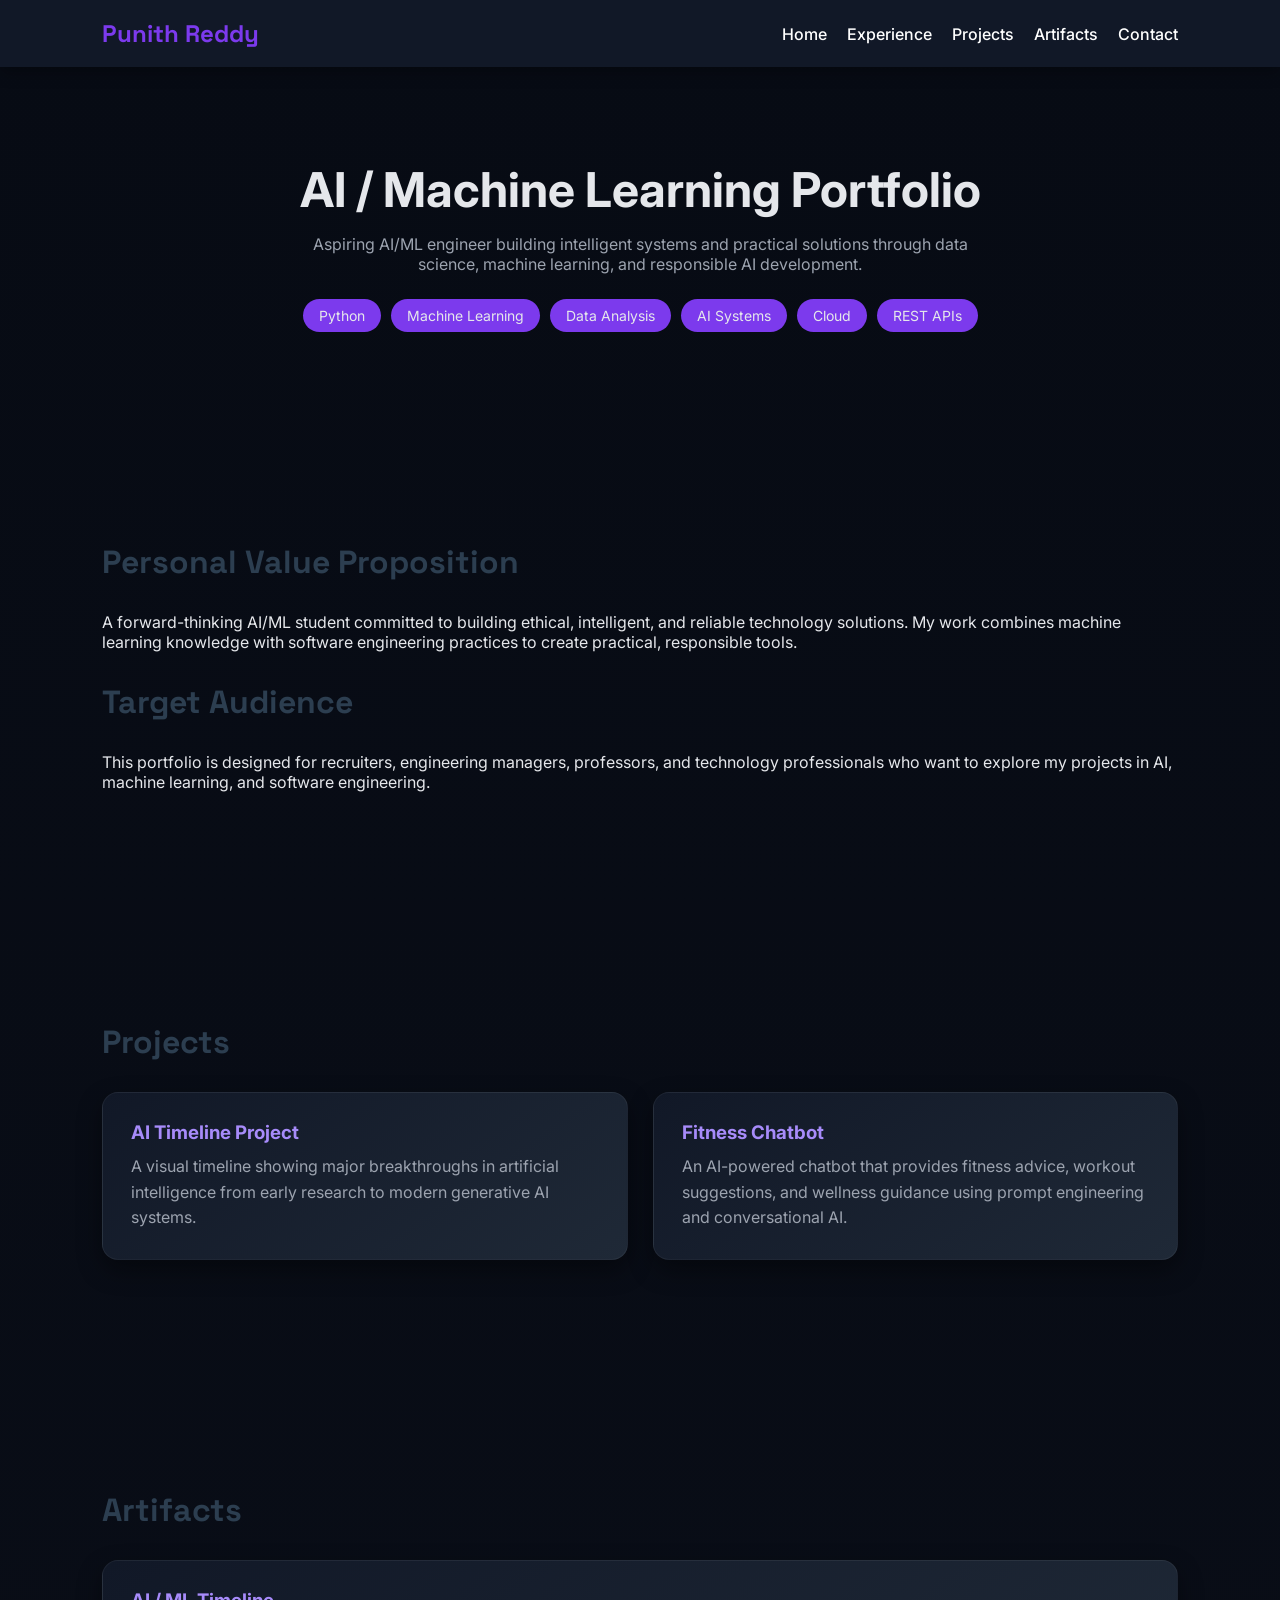
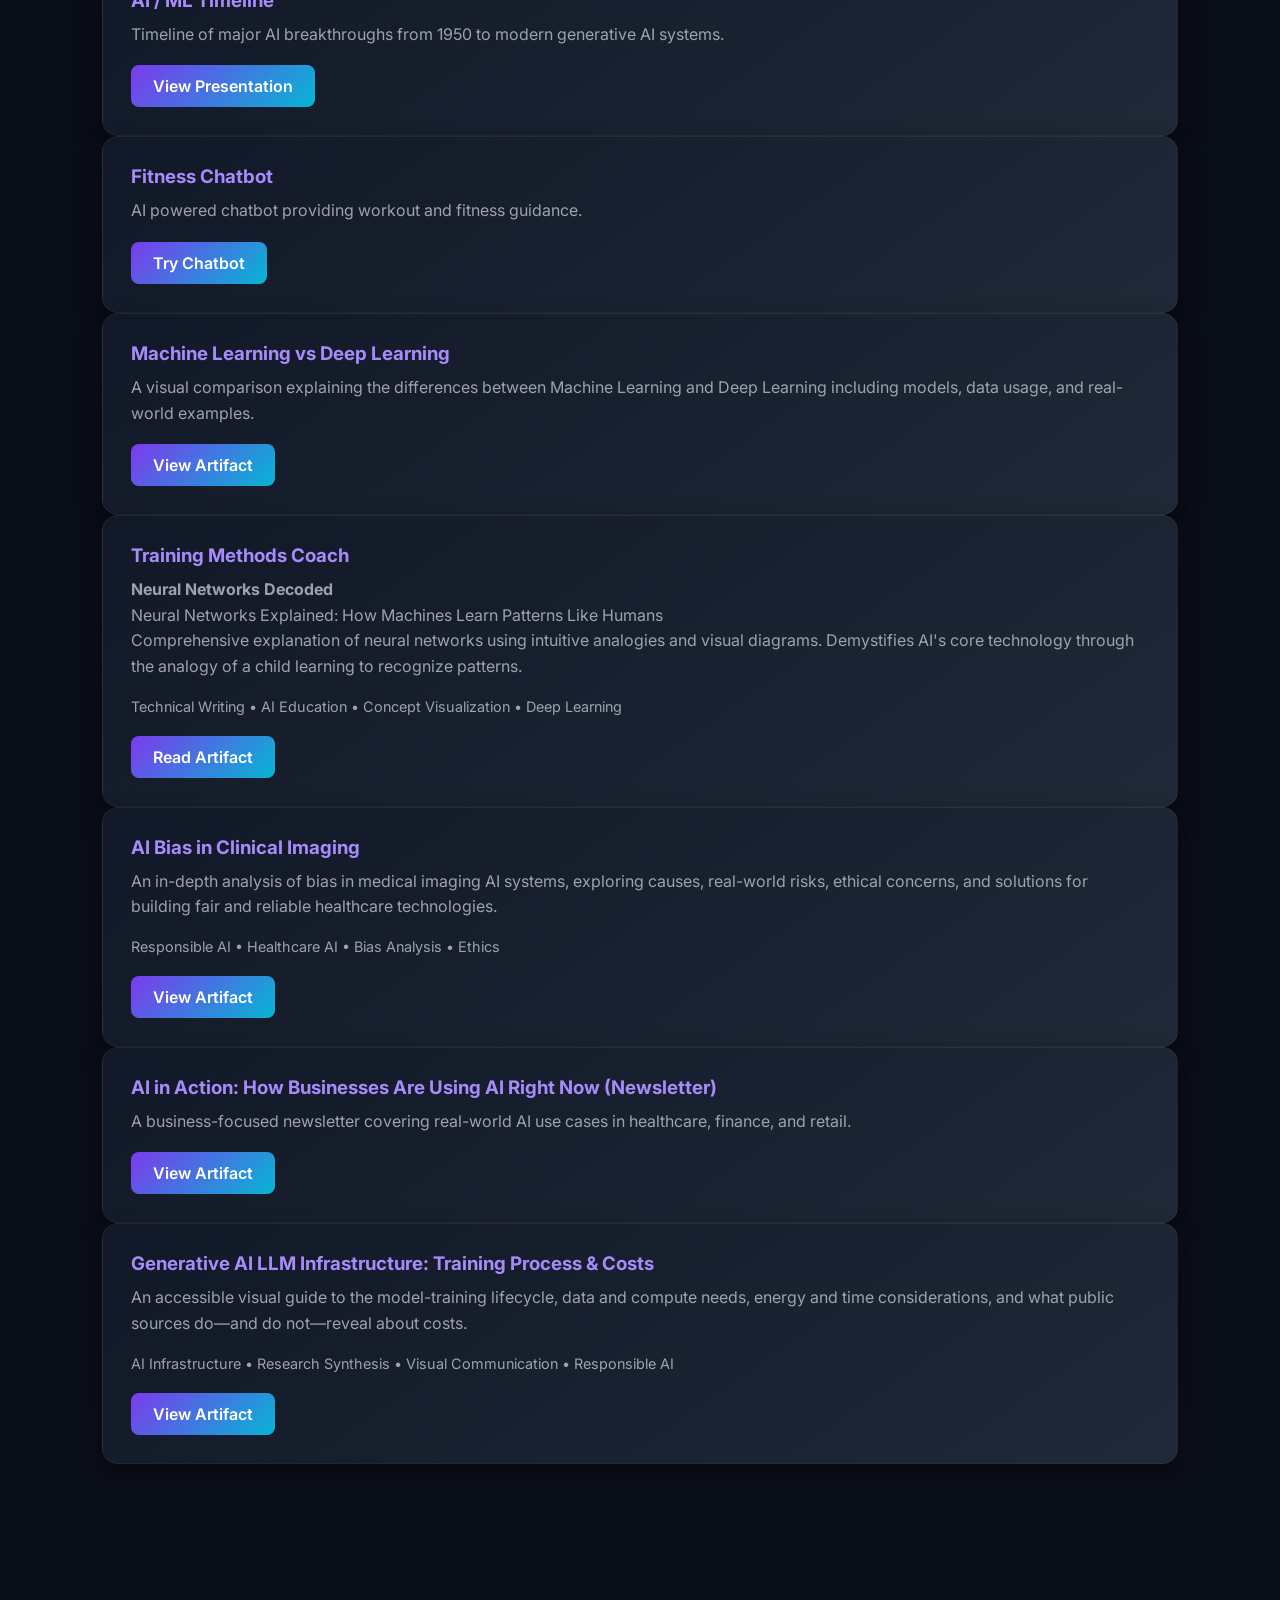
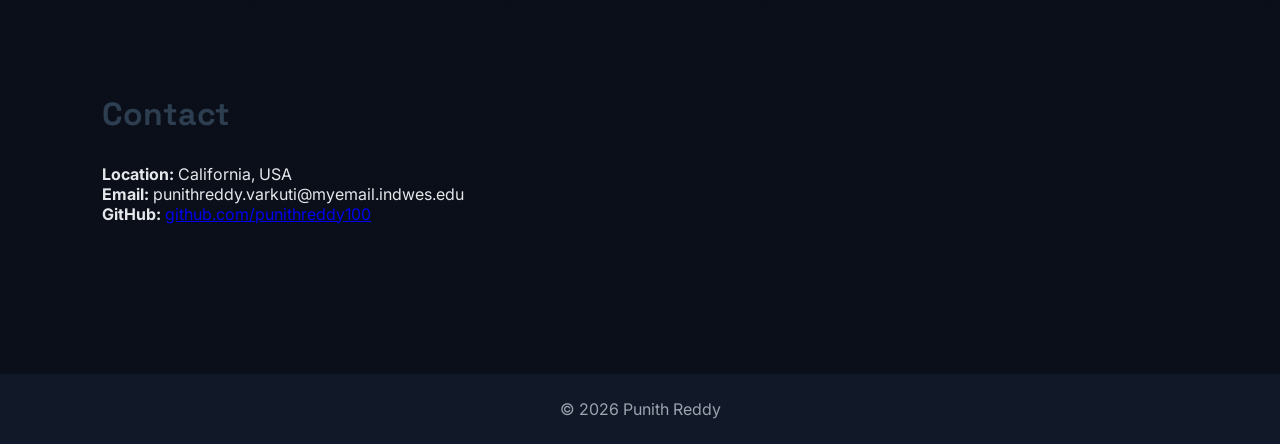
<file: index.html>
<!DOCTYPE html>
<html lang="en">
<head>
  <meta charset="UTF-8">
  <meta name="viewport" content="width=device-width, initial-scale=1.0">
  <title>Punith Reddy | AI/ML Portfolio</title>
  <link rel="stylesheet" href="styles.css">
  <script defer src="script.js"></script>
</head>
<body>
<header>
  <h2>Punith Reddy</h2>
  <nav>
    <a href="#home">Home</a><a href="#experience">Experience</a><a href="#projects">Projects</a><a href="#artifacts">Artifacts</a><a href="#contact">Contact</a>
  </nav>
</header>
<section id="home" class="hero">
  <h1>AI / Machine Learning Portfolio</h1>
  <p>Aspiring AI/ML engineer building intelligent systems and practical solutions through data science, machine learning, and responsible AI development.</p>
  <div class="skills"><span class="chip">Python</span><span class="chip">Machine Learning</span><span class="chip">Data Analysis</span><span class="chip">AI Systems</span><span class="chip">Cloud</span><span class="chip">REST APIs</span></div>
</section>
<section id="experience" class="section">
  <h2>Personal Value Proposition</h2>
  <p>A forward-thinking AI/ML student committed to building ethical, intelligent, and reliable technology solutions. My work combines machine learning knowledge with software engineering practices to create practical, responsible tools.</p>
  <h2>Target Audience</h2>
  <p>This portfolio is designed for recruiters, engineering managers, professors, and technology professionals who want to explore my projects in AI, machine learning, and software engineering.</p>
</section>
<section id="projects" class="section">
  <h2>Projects</h2><div class="projects">
    <div class="card"><h3>AI Timeline Project</h3><p>A visual timeline showing major breakthroughs in artificial intelligence from early research to modern generative AI systems.</p></div>
    <div class="card"><h3>Fitness Chatbot</h3><p>An AI-powered chatbot that provides fitness advice, workout suggestions, and wellness guidance using prompt engineering and conversational AI.</p></div>
  </div>
</section>
<section id="artifacts" class="section">
  <h2>Artifacts</h2>
  <div class="grid">
    <div class="card"><h3>AI / ML Timeline</h3><p>Timeline of major AI breakthroughs from 1950 to modern generative AI systems.</p><a href="https://docs.google.com/presentation/d/e/2PACX-1vQvLTTUrtyjdaACd90SWcNTT4mi2POqEdSbQ-V4kXDZfEgZkGP6fmOEY4ms93aM57CVC2fYdcmfsVfr/pub?start=true&amp;loop=true&amp;delayms=3000" target="_blank" rel="noopener noreferrer" class="button">View Presentation</a></div>
    <div class="card"><h3>Fitness Chatbot</h3><p>AI powered chatbot providing workout and fitness guidance.</p><a href="https://mizou.com/preview-bot?ID=128945" target="_blank" rel="noopener noreferrer" class="button">Try Chatbot</a></div>
  </div>
  <div class="grid">
    <div class="card"><h3>Machine Learning vs Deep Learning</h3><p>A visual comparison explaining the differences between Machine Learning and Deep Learning including models, data usage, and real-world examples.</p><a href="ml-vs-dl.html" class="button">View Artifact</a></div>
    <div class="card"><h3>Training Methods Coach</h3><p><strong>Neural Networks Decoded</strong></p><p>Neural Networks Explained: How Machines Learn Patterns Like Humans</p><p>Comprehensive explanation of neural networks using intuitive analogies and visual diagrams. Demystifies AI's core technology through the analogy of a child learning to recognize patterns.</p><p class="tags">Technical Writing • AI Education • Concept Visualization • Deep Learning</p><a href="training-methods-coach.html" class="button">Read Artifact</a></div>
  </div>
  <div class="grid">
    <div class="card"><h3>AI Bias in Clinical Imaging</h3><p>An in-depth analysis of bias in medical imaging AI systems, exploring causes, real-world risks, ethical concerns, and solutions for building fair and reliable healthcare technologies.</p><p class="tags">Responsible AI • Healthcare AI • Bias Analysis • Ethics</p><a href="ai-bias-clinical-imaging.html" class="button">View Artifact</a></div>
    <div class="card"><h3>AI in Action: How Businesses Are Using AI Right Now (Newsletter)</h3><p>A business-focused newsletter covering real-world AI use cases in healthcare, finance, and retail.</p><a href="newsletter-ai-in-action.html" class="button">View Artifact</a></div>
  </div>
  <div class="grid">
    <div class="card"><h3>Generative AI LLM Infrastructure: Training Process &amp; Costs</h3><p>An accessible visual guide to the model-training lifecycle, data and compute needs, energy and time considerations, and what public sources do—and do not—reveal about costs.</p><p class="tags">AI Infrastructure • Research Synthesis • Visual Communication • Responsible AI</p><a href="llm-infrastructure-training-costs.html" class="button">View Artifact</a></div>
  </div>
</section>
<section id="contact" class="section">
  <h2>Contact</h2><p><strong>Location:</strong> California, USA</p><p><strong>Email:</strong> punithreddy.varkuti@myemail.indwes.edu</p><p><strong>GitHub:</strong> <a href="https://github.com/punithreddy100" target="_blank" rel="noopener noreferrer" class="link">github.com/punithreddy100</a></p>
</section>
<footer>© 2026 Punith Reddy</footer>
</body>
</html>
</file>
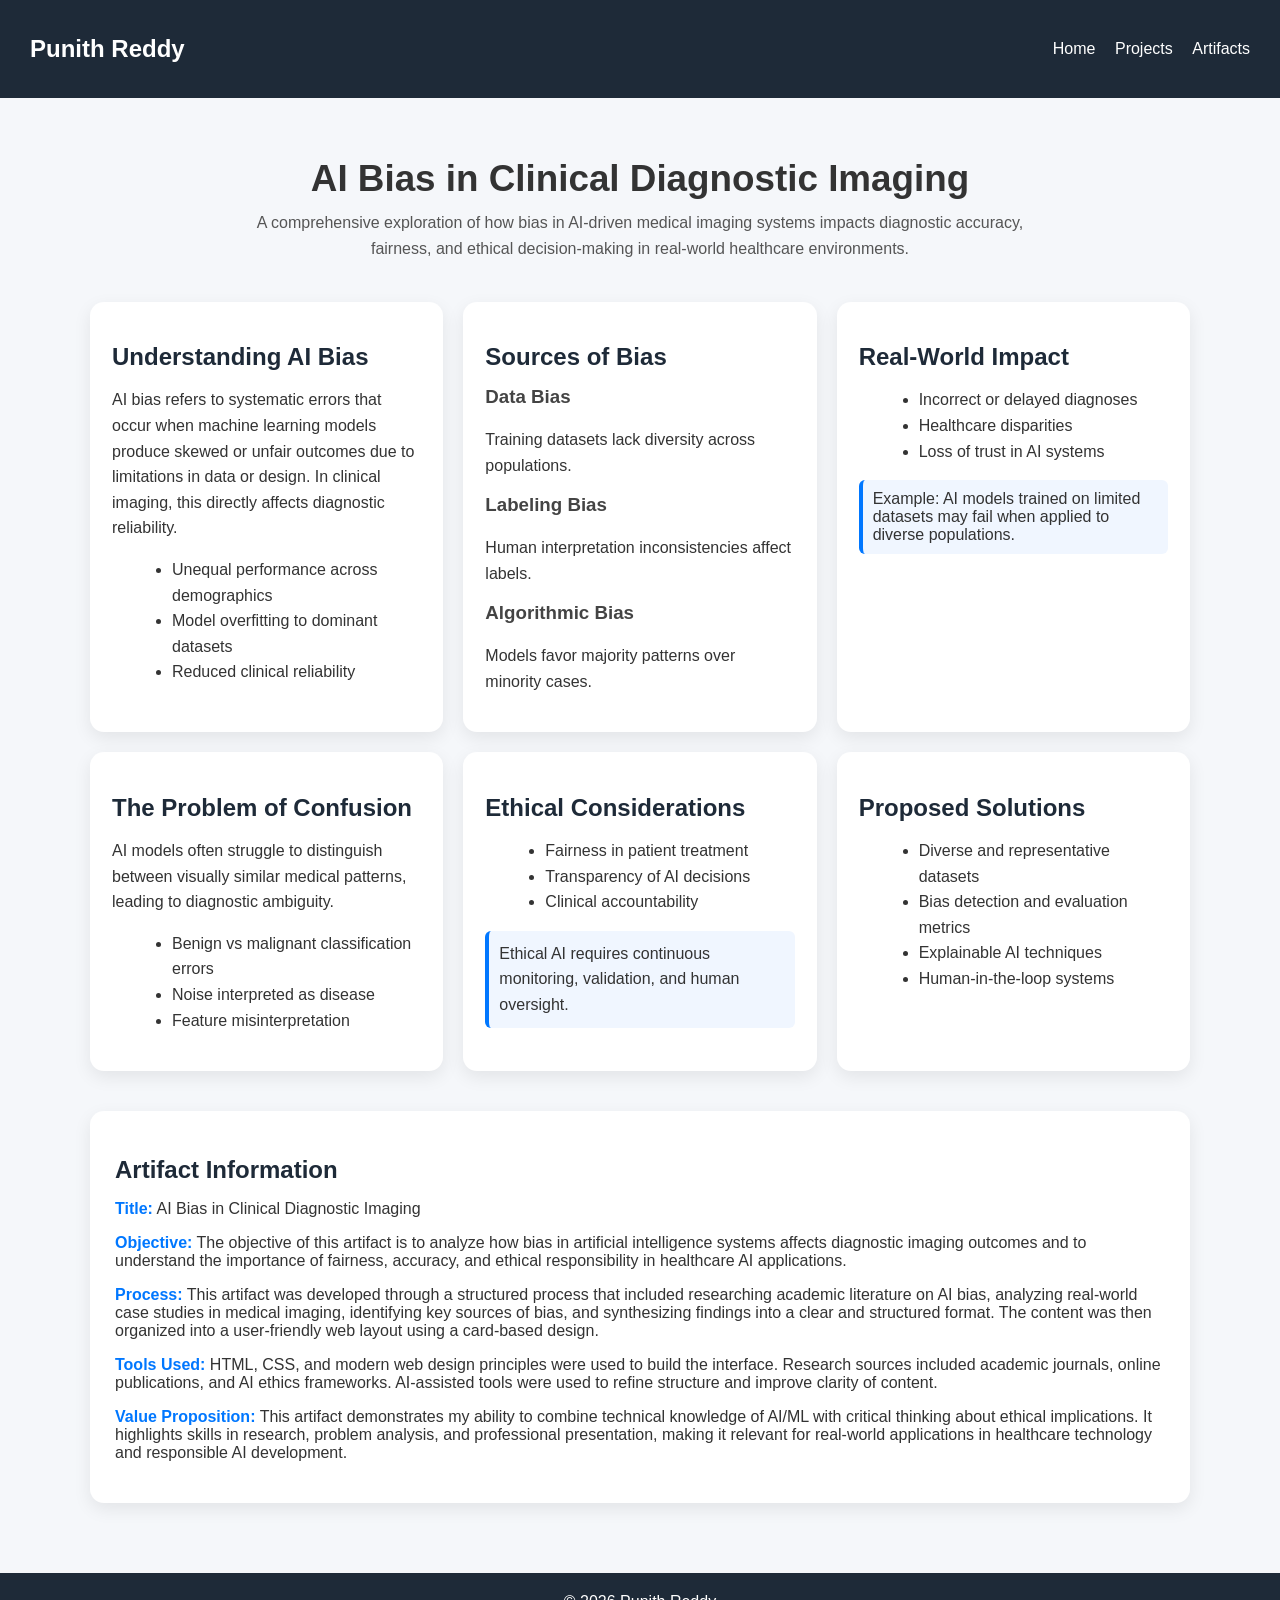
<file: ai-bias-clinical-imaging.html>
<!DOCTYPE html>
<html lang="en">
<head>
  <meta charset="UTF-8">
  <meta name="viewport" content="width=device-width, initial-scale=1.0">
  <title>AI Bias in Clinical Imaging | Punith Reddy</title>

  <style>
    body {
      font-family: Arial, sans-serif;
      background: #f5f7fa;
      margin: 0;
      color: #333;
    }

    header {
      background: #1e2a38;
      color: white;
      padding: 15px 30px;
      display: flex;
      justify-content: space-between;
      align-items: center;
    }

    header a {
      color: white;
      margin-left: 15px;
      text-decoration: none;
    }

    .container {
      max-width: 1100px;
      margin: auto;
      padding: 30px 20px;
    }

    .hero-title {
      text-align: center;
      margin-bottom: 40px;
    }

    .hero-title h1 {
      font-size: 2.3rem;
      margin-bottom: 10px;
    }

    .hero-title p {
      color: #555;
      max-width: 800px;
      margin: auto;
      line-height: 1.6;
    }

    .grid-2 {
      display: grid;
      grid-template-columns: repeat(auto-fit, minmax(320px, 1fr));
      gap: 20px;
    }

    .card {
      background: white;
      padding: 22px;
      border-radius: 14px;
      box-shadow: 0 6px 18px rgba(0,0,0,0.08);
      transition: 0.3s ease;
    }

    .card:hover {
      transform: translateY(-6px);
    }

    .card h2 {
      color: #1e2a38;
      margin-bottom: 10px;
    }

    .card h3 {
      margin-top: 15px;
      color: #444;
    }

    .card p {
      line-height: 1.6;
    }

    .card ul {
      margin-left: 20px;
      line-height: 1.6;
    }

    .highlight {
      border-left: 4px solid #0077ff;
      padding-left: 12px;
      margin-top: 15px;
      color: #333;
      background: #f0f6ff;
      padding: 10px;
      border-radius: 6px;
    }

    .artifact-section {
      margin-top: 40px;
      background: #ffffff;
      padding: 25px;
      border-radius: 14px;
      box-shadow: 0 6px 18px rgba(0,0,0,0.08);
    }

    .artifact-section h2 {
      margin-bottom: 15px;
      color: #1e2a38;
    }

    .artifact-item {
      margin-bottom: 15px;
    }

    .artifact-item strong {
      color: #0077ff;
    }

    footer {
      text-align: center;
      padding: 20px;
      background: #1e2a38;
      color: white;
      margin-top: 40px;
    }
  </style>
</head>

<body>

<header>
  <h2>Punith Reddy</h2>
  <nav>
    <a href="index.html">Home</a>
    <a href="index.html#projects">Projects</a>
    <a href="index.html#artifacts">Artifacts</a>
  </nav>
</header>

<section class="container">

  <!-- HERO -->
  <div class="hero-title">
    <h1>AI Bias in Clinical Diagnostic Imaging</h1>
    <p>
      A comprehensive exploration of how bias in AI-driven medical imaging systems impacts diagnostic accuracy,
      fairness, and ethical decision-making in real-world healthcare environments.
    </p>
  </div>

  <!-- MAIN CONTENT -->
  <div class="grid-2">

    <div class="card">
      <h2>Understanding AI Bias</h2>
      <p>
        AI bias refers to systematic errors that occur when machine learning models produce
        skewed or unfair outcomes due to limitations in data or design. In clinical imaging,
        this directly affects diagnostic reliability.
      </p>
      <ul>
        <li>Unequal performance across demographics</li>
        <li>Model overfitting to dominant datasets</li>
        <li>Reduced clinical reliability</li>
      </ul>
    </div>

    <div class="card">
      <h2>Sources of Bias</h2>
      <h3>Data Bias</h3>
      <p>Training datasets lack diversity across populations.</p>

      <h3>Labeling Bias</h3>
      <p>Human interpretation inconsistencies affect labels.</p>

      <h3>Algorithmic Bias</h3>
      <p>Models favor majority patterns over minority cases.</p>
    </div>

    <div class="card">
      <h2>Real-World Impact</h2>
      <ul>
        <li>Incorrect or delayed diagnoses</li>
        <li>Healthcare disparities</li>
        <li>Loss of trust in AI systems</li>
      </ul>

      <div class="highlight">
        Example: AI models trained on limited datasets may fail when applied to diverse populations.
      </div>
    </div>

    <div class="card">
      <h2>The Problem of Confusion</h2>
      <p>
        AI models often struggle to distinguish between visually similar medical patterns,
        leading to diagnostic ambiguity.
      </p>
      <ul>
        <li>Benign vs malignant classification errors</li>
        <li>Noise interpreted as disease</li>
        <li>Feature misinterpretation</li>
      </ul>
    </div>

    <div class="card">
      <h2>Ethical Considerations</h2>
      <ul>
        <li>Fairness in patient treatment</li>
        <li>Transparency of AI decisions</li>
        <li>Clinical accountability</li>
      </ul>

      <p class="highlight">
        Ethical AI requires continuous monitoring, validation, and human oversight.
      </p>
    </div>

    <div class="card">
      <h2>Proposed Solutions</h2>
      <ul>
        <li>Diverse and representative datasets</li>
        <li>Bias detection and evaluation metrics</li>
        <li>Explainable AI techniques</li>
        <li>Human-in-the-loop systems</li>
      </ul>
    </div>

  </div>

  <!-- ARTIFACT INFORMATION -->
  <div class="artifact-section">
    <h2>Artifact Information</h2>

    <div class="artifact-item">
      <p><strong>Title:</strong> AI Bias in Clinical Diagnostic Imaging</p>
    </div>

    <div class="artifact-item">
      <p><strong>Objective:</strong>  
      The objective of this artifact is to analyze how bias in artificial intelligence systems
      affects diagnostic imaging outcomes and to understand the importance of fairness,
      accuracy, and ethical responsibility in healthcare AI applications.</p>
    </div>

    <div class="artifact-item">
      <p><strong>Process:</strong>  
      This artifact was developed through a structured process that included researching
      academic literature on AI bias, analyzing real-world case studies in medical imaging,
      identifying key sources of bias, and synthesizing findings into a clear and structured
      format. The content was then organized into a user-friendly web layout using a card-based design.</p>
    </div>

    <div class="artifact-item">
      <p><strong>Tools Used:</strong>  
      HTML, CSS, and modern web design principles were used to build the interface.  
      Research sources included academic journals, online publications, and AI ethics frameworks.  
      AI-assisted tools were used to refine structure and improve clarity of content.</p>
    </div>

    <div class="artifact-item">
      <p><strong>Value Proposition:</strong>  
      This artifact demonstrates my ability to combine technical knowledge of AI/ML with
      critical thinking about ethical implications. It highlights skills in research,
      problem analysis, and professional presentation, making it relevant for real-world
      applications in healthcare technology and responsible AI development.</p>
    </div>

  </div>

</section>

<footer>
  © 2026 Punith Reddy
</footer>

</body>
</html>
</file>
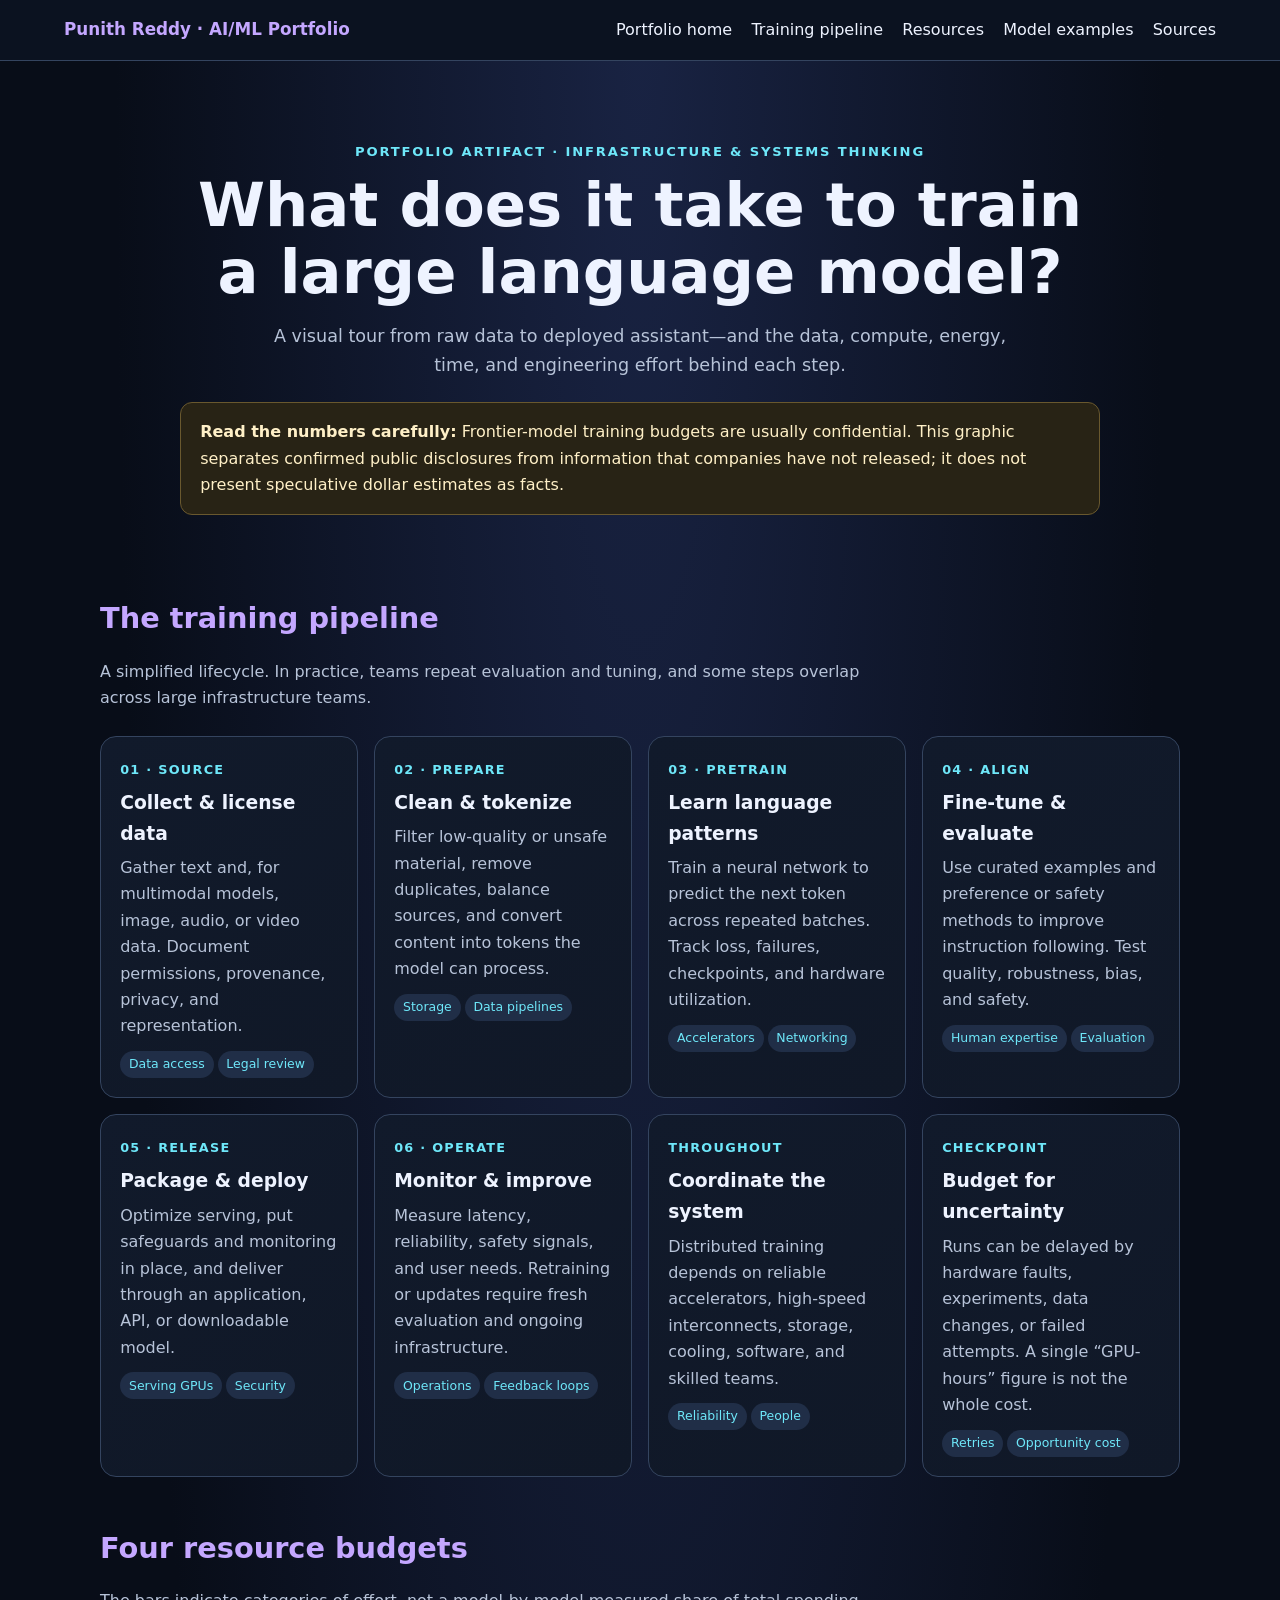
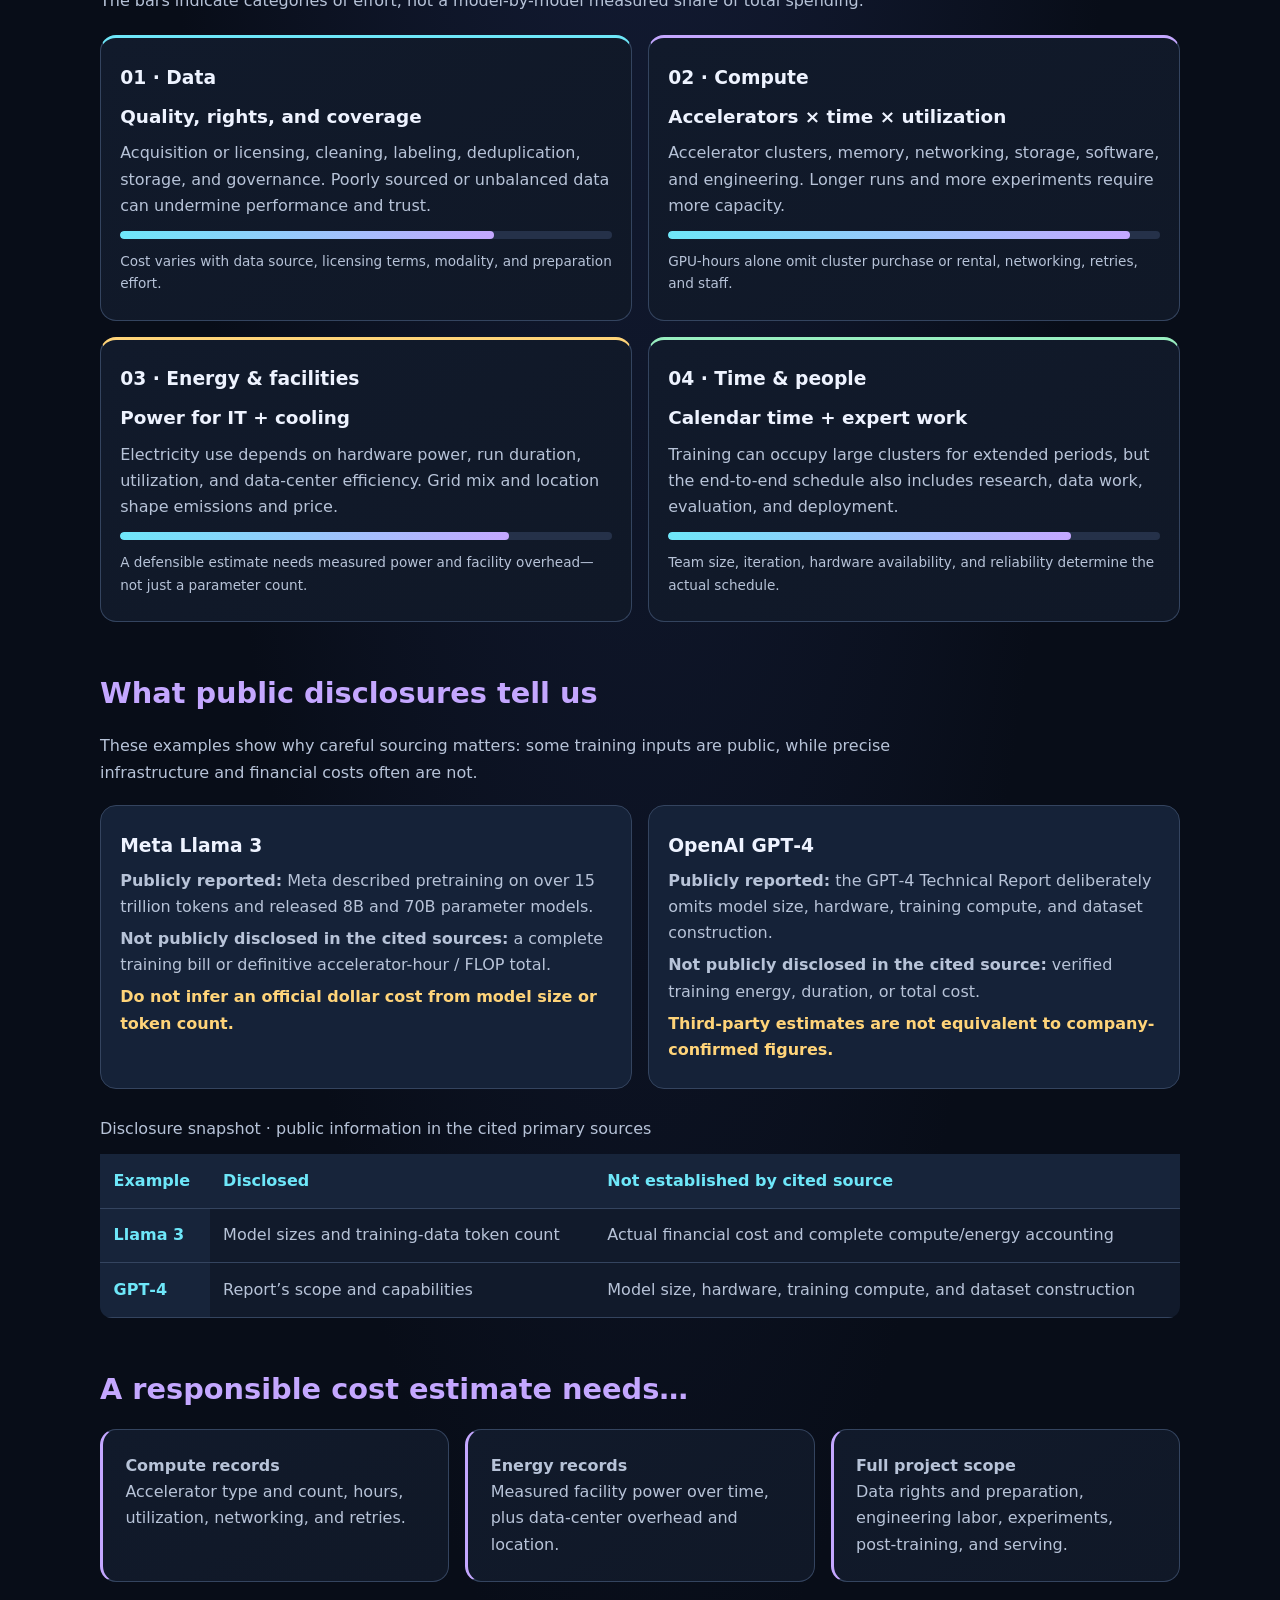
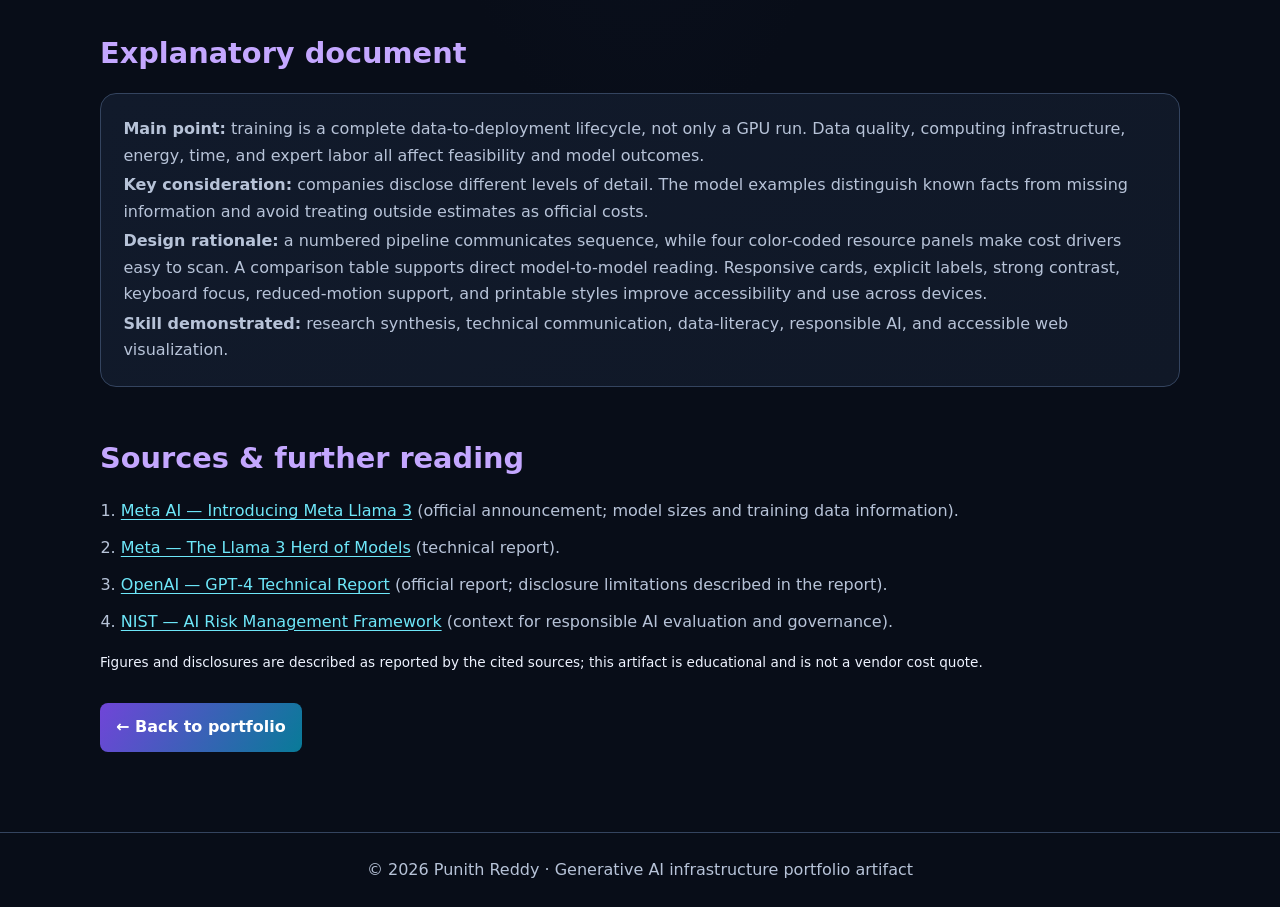
<file: llm-infrastructure-training-costs.html>
<!DOCTYPE html>
<html lang="en">
<head>
  <meta charset="UTF-8">
  <meta name="viewport" content="width=device-width, initial-scale=1.0">
  <meta name="description" content="An accessible visual guide to the training pipeline and resource costs behind generative AI large language models.">
  <title>LLM Infrastructure: Training Process &amp; Costs | Punith Reddy</title>
  <style>
    :root{color-scheme:dark;--bg:#080d18;--panel:#111a2b;--panel2:#152238;--text:#eef3ff;--muted:#b7c3d8;--cyan:#6ee7f9;--violet:#c4a7ff;--gold:#ffd479;--line:#34445f;--green:#99efc1}
    *{box-sizing:border-box}html{scroll-behavior:smooth}body{margin:0;background:radial-gradient(ellipse at 50% 0,#192343 0,var(--bg) 58%);color:var(--text);font:16px/1.65 system-ui,-apple-system,Segoe UI,sans-serif}
    a{color:var(--cyan);text-underline-offset:3px}a:hover{color:white}a:focus-visible,button:focus-visible{outline:3px solid var(--gold);outline-offset:3px}
    header{padding:1rem clamp(1rem,5vw,4rem);display:flex;justify-content:space-between;align-items:center;gap:1rem;border-bottom:1px solid var(--line);background:#0b1220}
    header strong{color:var(--violet);font-size:1.05rem}nav{display:flex;gap:1.2rem;flex-wrap:wrap}nav a{text-decoration:none;color:var(--text)}main{max-width:1120px;padding:2rem 1.25rem 4rem;margin:auto}
    .hero{text-align:center;padding:3rem 0 2rem}.eyebrow{letter-spacing:.14em;text-transform:uppercase;color:var(--cyan);font-size:.82rem;font-weight:700}.hero h1{font-size:clamp(2rem,5vw,3.8rem);line-height:1.1;margin:.6rem auto 1rem;max-width:900px}.hero p{max-width:760px;margin:auto;color:var(--muted);font-size:1.1rem}
    .notice{max-width:920px;margin:1.4rem auto 0;padding:1rem 1.2rem;border:1px solid #69582e;border-radius:12px;background:#282315;color:#fff0c7;text-align:left}
    .section-title{margin:3rem 0 1rem;font-size:1.8rem;color:var(--violet)}.section-intro{color:var(--muted);max-width:800px}
    .pipeline{display:grid;grid-template-columns:repeat(4,minmax(0,1fr));gap:1rem;margin-top:1.5rem}.step,.resource,.model,.note{background:linear-gradient(145deg,var(--panel),#101827);border:1px solid var(--line);border-radius:16px;padding:1.2rem}.step{position:relative}.step-num{font-size:.8rem;color:var(--cyan);font-weight:800;letter-spacing:.1em}.step h3,.resource h3,.model h3{margin:.35rem 0;color:var(--text)}.step p,.resource p,.model p{margin:.35rem 0;color:var(--muted)}.chip{display:inline-block;margin:.35rem .25rem 0 0;padding:.2rem .55rem;border-radius:99px;background:#202e47;color:var(--cyan);font-size:.78rem}
    .resources{display:grid;grid-template-columns:repeat(2,minmax(0,1fr));gap:1rem;margin-top:1.3rem}.resource{border-top:3px solid var(--cyan)}.resource:nth-child(2){border-top-color:var(--violet)}.resource:nth-child(3){border-top-color:var(--gold)}.resource:nth-child(4){border-top-color:var(--green)}.metric{display:block;color:var(--text);font-size:1.15rem;font-weight:700;margin:.5rem 0}.meter{height:8px;background:#253149;border-radius:99px;margin:.7rem 0;overflow:hidden}.meter span{display:block;height:100%;border-radius:99px;background:linear-gradient(90deg,var(--cyan),var(--violet))}.caption{font-size:.85rem!important}
    .models{display:grid;grid-template-columns:repeat(2,minmax(0,1fr));gap:1rem;margin-top:1.2rem}.model{background:var(--panel2)}.model .status{color:var(--gold);font-weight:700}.comparison{overflow-x:auto;margin-top:1rem}table{width:100%;border-collapse:collapse;min-width:620px;background:var(--panel);border-radius:12px;overflow:hidden}th,td{text-align:left;padding:.85rem;border-bottom:1px solid var(--line);vertical-align:top}th{color:var(--cyan);background:#17243a}td{color:var(--muted)}
    .takeaways{display:grid;grid-template-columns:repeat(3,minmax(0,1fr));gap:1rem;margin-top:1rem}.takeaways .note{border-left:3px solid var(--violet)}.note p{margin:.2rem;color:var(--muted)}.sources li{margin:.65rem 0;color:var(--muted)}.sources{padding-left:1.3rem}.back{display:inline-block;margin:1rem 0;padding:.7rem 1rem;border-radius:8px;background:linear-gradient(120deg,#7045d8,#087b98);color:white;text-decoration:none;font-weight:700}footer{text-align:center;padding:1.5rem;border-top:1px solid var(--line);color:var(--muted)}
    @media(max-width:850px){.pipeline{grid-template-columns:repeat(2,minmax(0,1fr))}}@media(max-width:580px){header{align-items:flex-start;flex-direction:column}.pipeline,.resources,.models,.takeaways{grid-template-columns:1fr}.hero{padding-top:2rem}main{padding-inline:1rem}}
    @media(prefers-reduced-motion:reduce){html{scroll-behavior:auto}}
    @media print{body{background:white;color:#111}.step,.resource,.model,.note,table{background:#fff;color:#111;border-color:#aaa}p,td{color:#222!important}header,footer,.back{display:none}.hero{padding-top:0}.section-title{color:#32215c}}
  </style>
</head>
<body>
<header><strong>Punith Reddy · AI/ML Portfolio</strong><nav aria-label="Main navigation"><a href="index.html">Portfolio home</a><a href="#pipeline">Training pipeline</a><a href="#resources">Resources</a><a href="#examples">Model examples</a><a href="#sources">Sources</a></nav></header>
<main>
  <section class="hero" aria-labelledby="page-title">
    <div class="eyebrow">Portfolio Artifact · Infrastructure &amp; Systems Thinking</div>
    <h1 id="page-title">What does it take to train a large language model?</h1>
    <p>A visual tour from raw data to deployed assistant—and the data, compute, energy, time, and engineering effort behind each step.</p>
    <div class="notice"><strong>Read the numbers carefully:</strong> Frontier-model training budgets are usually confidential. This graphic separates confirmed public disclosures from information that companies have not released; it does not present speculative dollar estimates as facts.</div>
  </section>

  <section id="pipeline" aria-labelledby="pipeline-title">
    <h2 class="section-title" id="pipeline-title">The training pipeline</h2><p class="section-intro">A simplified lifecycle. In practice, teams repeat evaluation and tuning, and some steps overlap across large infrastructure teams.</p>
    <div class="pipeline">
      <article class="step"><span class="step-num">01 · SOURCE</span><h3>Collect &amp; license data</h3><p>Gather text and, for multimodal models, image, audio, or video data. Document permissions, provenance, privacy, and representation.</p><span class="chip">Data access</span><span class="chip">Legal review</span></article>
      <article class="step"><span class="step-num">02 · PREPARE</span><h3>Clean &amp; tokenize</h3><p>Filter low-quality or unsafe material, remove duplicates, balance sources, and convert content into tokens the model can process.</p><span class="chip">Storage</span><span class="chip">Data pipelines</span></article>
      <article class="step"><span class="step-num">03 · PRETRAIN</span><h3>Learn language patterns</h3><p>Train a neural network to predict the next token across repeated batches. Track loss, failures, checkpoints, and hardware utilization.</p><span class="chip">Accelerators</span><span class="chip">Networking</span></article>
      <article class="step"><span class="step-num">04 · ALIGN</span><h3>Fine-tune &amp; evaluate</h3><p>Use curated examples and preference or safety methods to improve instruction following. Test quality, robustness, bias, and safety.</p><span class="chip">Human expertise</span><span class="chip">Evaluation</span></article>
      <article class="step"><span class="step-num">05 · RELEASE</span><h3>Package &amp; deploy</h3><p>Optimize serving, put safeguards and monitoring in place, and deliver through an application, API, or downloadable model.</p><span class="chip">Serving GPUs</span><span class="chip">Security</span></article>
      <article class="step"><span class="step-num">06 · OPERATE</span><h3>Monitor &amp; improve</h3><p>Measure latency, reliability, safety signals, and user needs. Retraining or updates require fresh evaluation and ongoing infrastructure.</p><span class="chip">Operations</span><span class="chip">Feedback loops</span></article>
      <article class="step"><span class="step-num">THROUGHOUT</span><h3>Coordinate the system</h3><p>Distributed training depends on reliable accelerators, high-speed interconnects, storage, cooling, software, and skilled teams.</p><span class="chip">Reliability</span><span class="chip">People</span></article>
      <article class="step"><span class="step-num">CHECKPOINT</span><h3>Budget for uncertainty</h3><p>Runs can be delayed by hardware faults, experiments, data changes, or failed attempts. A single “GPU-hours” figure is not the whole cost.</p><span class="chip">Retries</span><span class="chip">Opportunity cost</span></article>
    </div>
  </section>

  <section id="resources" aria-labelledby="resources-title">
    <h2 class="section-title" id="resources-title">Four resource budgets</h2><p class="section-intro">The bars indicate categories of effort, not a model-by-model measured share of total spending.</p>
    <div class="resources">
      <article class="resource"><h3>01 · Data</h3><span class="metric">Quality, rights, and coverage</span><p>Acquisition or licensing, cleaning, labeling, deduplication, storage, and governance. Poorly sourced or unbalanced data can undermine performance and trust.</p><div class="meter" aria-label="Data effort: substantial"><span style="width:76%"></span></div><p class="caption">Cost varies with data source, licensing terms, modality, and preparation effort.</p></article>
      <article class="resource"><h3>02 · Compute</h3><span class="metric">Accelerators × time × utilization</span><p>Accelerator clusters, memory, networking, storage, software, and engineering. Longer runs and more experiments require more capacity.</p><div class="meter" aria-label="Compute effort: very high"><span style="width:94%"></span></div><p class="caption">GPU-hours alone omit cluster purchase or rental, networking, retries, and staff.</p></article>
      <article class="resource"><h3>03 · Energy &amp; facilities</h3><span class="metric">Power for IT + cooling</span><p>Electricity use depends on hardware power, run duration, utilization, and data-center efficiency. Grid mix and location shape emissions and price.</p><div class="meter" aria-label="Energy effort: high"><span style="width:79%"></span></div><p class="caption">A defensible estimate needs measured power and facility overhead—not just a parameter count.</p></article>
      <article class="resource"><h3>04 · Time &amp; people</h3><span class="metric">Calendar time + expert work</span><p>Training can occupy large clusters for extended periods, but the end-to-end schedule also includes research, data work, evaluation, and deployment.</p><div class="meter" aria-label="Time and people effort: high"><span style="width:82%"></span></div><p class="caption">Team size, iteration, hardware availability, and reliability determine the actual schedule.</p></article>
    </div>
  </section>

  <section id="examples" aria-labelledby="examples-title">
    <h2 class="section-title" id="examples-title">What public disclosures tell us</h2><p class="section-intro">These examples show why careful sourcing matters: some training inputs are public, while precise infrastructure and financial costs often are not.</p>
    <div class="models">
      <article class="model"><h3>Meta Llama 3</h3><p><strong>Publicly reported:</strong> Meta described pretraining on over 15 trillion tokens and released 8B and 70B parameter models.</p><p><strong>Not publicly disclosed in the cited sources:</strong> a complete training bill or definitive accelerator-hour / FLOP total.</p><p class="status">Do not infer an official dollar cost from model size or token count.</p></article>
      <article class="model"><h3>OpenAI GPT‑4</h3><p><strong>Publicly reported:</strong> the GPT‑4 Technical Report deliberately omits model size, hardware, training compute, and dataset construction.</p><p><strong>Not publicly disclosed in the cited source:</strong> verified training energy, duration, or total cost.</p><p class="status">Third-party estimates are not equivalent to company-confirmed figures.</p></article>
    </div>
    <div class="comparison"><table><caption class="section-intro" style="text-align:left;padding:.7rem 0">Disclosure snapshot · public information in the cited primary sources</caption><thead><tr><th scope="col">Example</th><th scope="col">Disclosed</th><th scope="col">Not established by cited source</th></tr></thead><tbody><tr><th scope="row">Llama 3</th><td>Model sizes and training-data token count</td><td>Actual financial cost and complete compute/energy accounting</td></tr><tr><th scope="row">GPT‑4</th><td>Report’s scope and capabilities</td><td>Model size, hardware, training compute, and dataset construction</td></tr></tbody></table></div>
  </section>

  <section aria-labelledby="cost-title"><h2 class="section-title" id="cost-title">A responsible cost estimate needs…</h2><div class="takeaways"><article class="note"><p><strong>Compute records</strong><br>Accelerator type and count, hours, utilization, networking, and retries.</p></article><article class="note"><p><strong>Energy records</strong><br>Measured facility power over time, plus data-center overhead and location.</p></article><article class="note"><p><strong>Full project scope</strong><br>Data rights and preparation, engineering labor, experiments, post-training, and serving.</p></article></div></section>

  <section id="design-notes" aria-labelledby="design-title"><h2 class="section-title" id="design-title">Explanatory document</h2><div class="note"><p><strong>Main point:</strong> training is a complete data-to-deployment lifecycle, not only a GPU run. Data quality, computing infrastructure, energy, time, and expert labor all affect feasibility and model outcomes.</p><p><strong>Key consideration:</strong> companies disclose different levels of detail. The model examples distinguish known facts from missing information and avoid treating outside estimates as official costs.</p><p><strong>Design rationale:</strong> a numbered pipeline communicates sequence, while four color-coded resource panels make cost drivers easy to scan. A comparison table supports direct model-to-model reading. Responsive cards, explicit labels, strong contrast, keyboard focus, reduced-motion support, and printable styles improve accessibility and use across devices.</p><p><strong>Skill demonstrated:</strong> research synthesis, technical communication, data-literacy, responsible AI, and accessible web visualization.</p></div></section>

  <section id="sources" aria-labelledby="sources-title"><h2 class="section-title" id="sources-title">Sources &amp; further reading</h2><ol class="sources"><li><a href="https://ai.meta.com/blog/meta-llama-3/" target="_blank" rel="noopener noreferrer">Meta AI — Introducing Meta Llama 3</a> (official announcement; model sizes and training data information).</li><li><a href="https://arxiv.org/abs/2404.14219" target="_blank" rel="noopener noreferrer">Meta — The Llama 3 Herd of Models</a> (technical report).</li><li><a href="https://cdn.openai.com/papers/gpt-4.pdf" target="_blank" rel="noopener noreferrer">OpenAI — GPT‑4 Technical Report</a> (official report; disclosure limitations described in the report).</li><li><a href="https://www.nist.gov/itl/ai-risk-management-framework" target="_blank" rel="noopener noreferrer">NIST — AI Risk Management Framework</a> (context for responsible AI evaluation and governance).</li></ol><p class="caption">Figures and disclosures are described as reported by the cited sources; this artifact is educational and is not a vendor cost quote.</p></section>
  <a class="back" href="index.html">← Back to portfolio</a>
</main><footer>© 2026 Punith Reddy · Generative AI infrastructure portfolio artifact</footer>
</body></html>
</file>
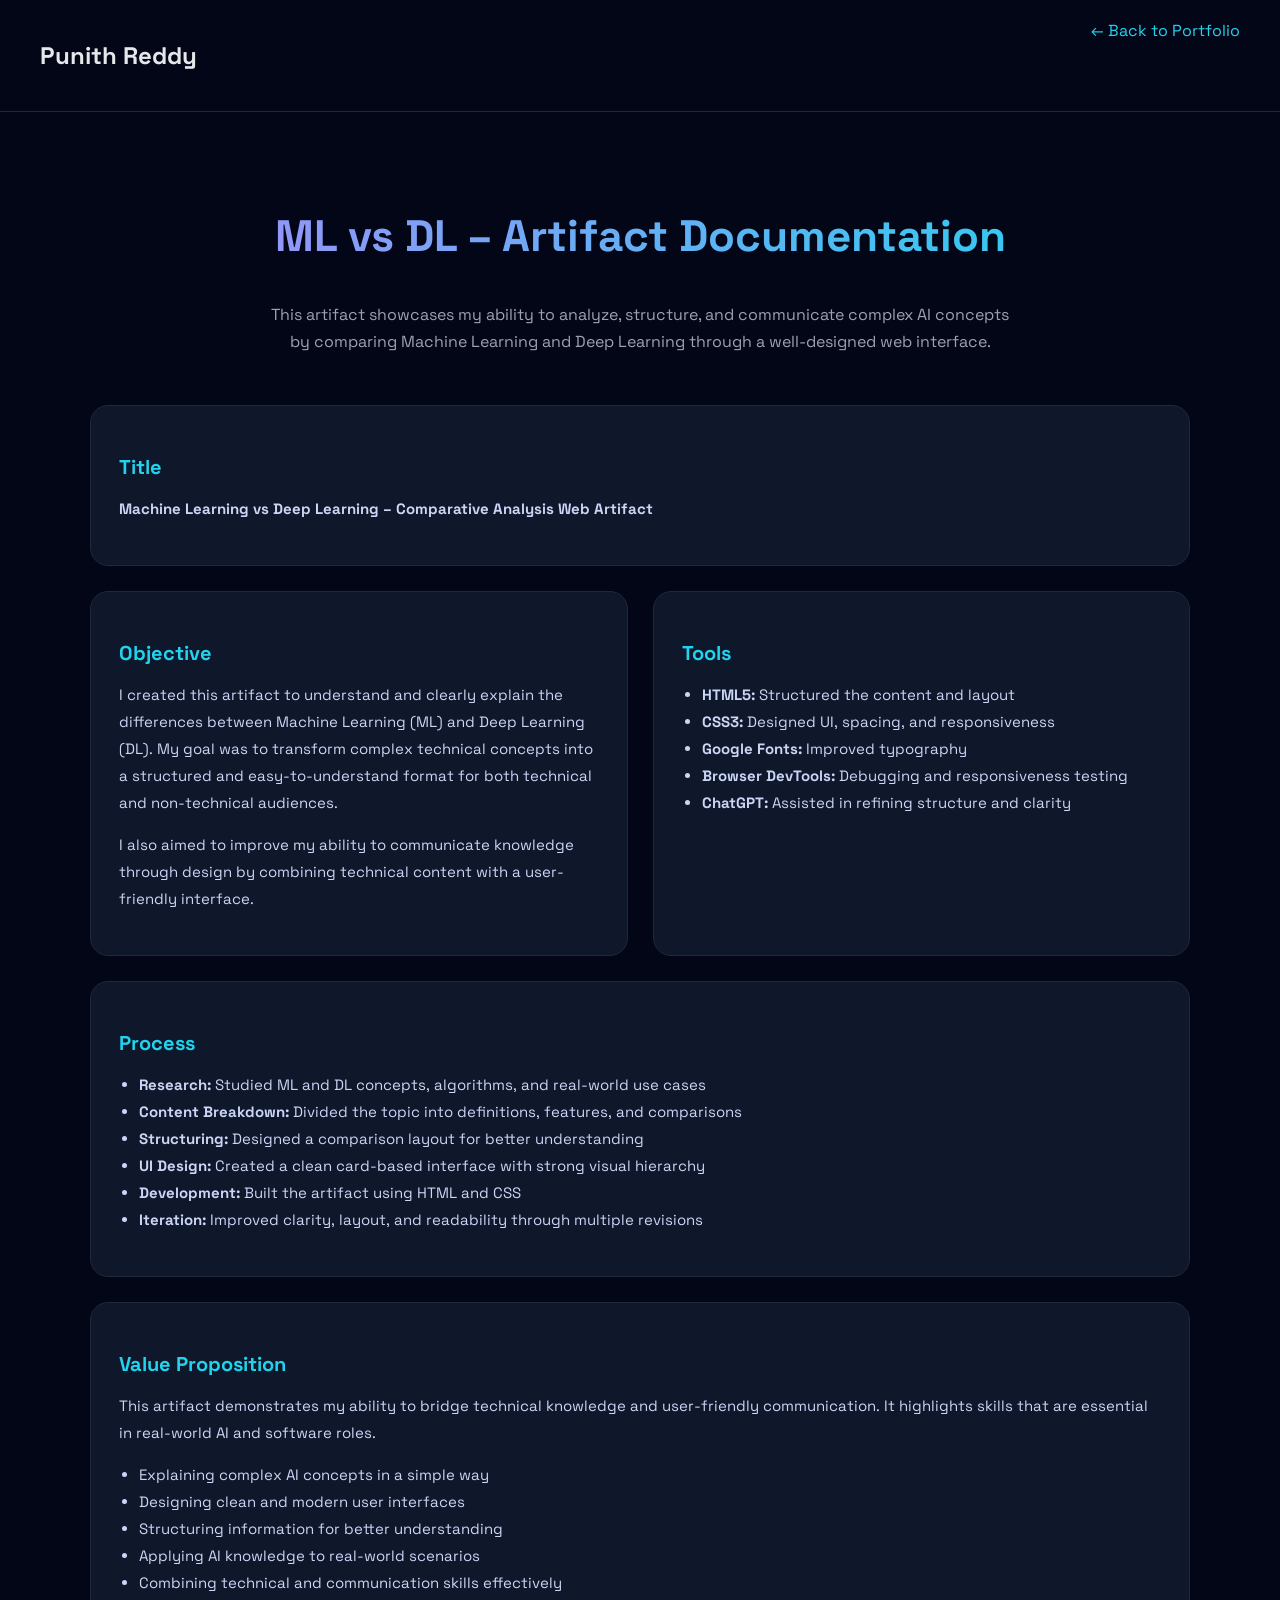
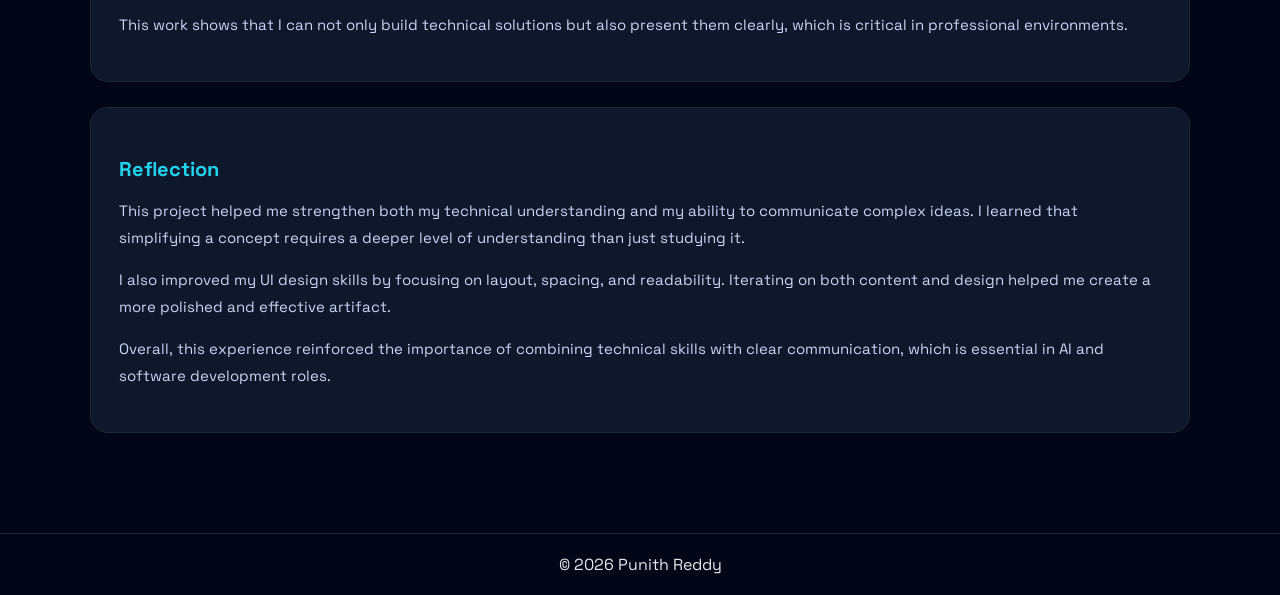
<file: ml-vs-dl.html>
<!DOCTYPE html>
<html lang="en">
<head>
<meta charset="UTF-8">
<meta name="viewport" content="width=device-width, initial-scale=1.0">
<title>ML vs DL Artifact | Punith Reddy</title>

<link href="https://fonts.googleapis.com/css2?family=Space+Grotesk:wght@400;600&display=swap" rel="stylesheet">

<style>
body{margin:0;font-family:"Space Grotesk",sans-serif;background:#020617;color:#e5e7eb;}

header{display:flex;justify-content:space-between;padding:20px 40px;border-bottom:1px solid #1f2937;}
header a{color:#22d3ee;text-decoration:none;}

.section{padding:60px 40px;max-width:1100px;margin:auto;}

.page-title{text-align:center;margin-bottom:50px;}
.page-title h1{font-size:44px;background:linear-gradient(90deg,#a78bfa,#22d3ee);-webkit-background-clip:text;-webkit-text-fill-color:transparent;}
.page-title p{color:#9ca3af;max-width:750px;margin:auto;line-height:1.7;}

.artifact-grid{display:grid;grid-template-columns:1fr 1fr;gap:25px;margin-top:40px;}

.card{background:#0f172a;padding:28px;border-radius:18px;border:1px solid #1f2937;transition:.3s;}
.card:hover{transform:translateY(-6px);}

.card h3{color:#22d3ee;margin-bottom:12px;font-size:20px;}
.card p{color:#cbd5f5;line-height:1.8;font-size:15px;}

.full-width{grid-column:1 / -1;}

ul{padding-left:20px;color:#cbd5f5;line-height:1.8;font-size:15px;}

footer{text-align:center;padding:20px;border-top:1px solid #1f2937;margin-top:40px;}

@media(max-width:900px){
.artifact-grid{grid-template-columns:1fr;}
}
</style>
</head>

<body>

<header>
<h2>Punith Reddy</h2>
<a href="index.html">← Back to Portfolio</a>
</header>

<section class="section">

<div class="page-title">
<h1>ML vs DL – Artifact Documentation</h1>
<p>
This artifact showcases my ability to analyze, structure, and communicate complex AI concepts by comparing Machine Learning and Deep Learning through a well-designed web interface.
</p>
</div>

<div class="artifact-grid">

<!-- Title -->
<div class="card full-width">
<h3>Title</h3>
<p><strong>Machine Learning vs Deep Learning – Comparative Analysis Web Artifact</strong></p>
</div>

<!-- Objective -->
<div class="card">
<h3>Objective</h3>
<p>
I created this artifact to understand and clearly explain the differences between Machine Learning (ML) and Deep Learning (DL). My goal was to transform complex technical concepts into a structured and easy-to-understand format for both technical and non-technical audiences.
</p>
<p>
I also aimed to improve my ability to communicate knowledge through design by combining technical content with a user-friendly interface.
</p>
</div>

<!-- Tools -->
<div class="card">
<h3>Tools</h3>
<ul>
<li><strong>HTML5:</strong> Structured the content and layout</li>
<li><strong>CSS3:</strong> Designed UI, spacing, and responsiveness</li>
<li><strong>Google Fonts:</strong> Improved typography</li>
<li><strong>Browser DevTools:</strong> Debugging and responsiveness testing</li>
<li><strong>ChatGPT:</strong> Assisted in refining structure and clarity</li>
</ul>
</div>

<!-- Process -->
<div class="card full-width">
<h3>Process</h3>
<ul>
<li><strong>Research:</strong> Studied ML and DL concepts, algorithms, and real-world use cases</li>
<li><strong>Content Breakdown:</strong> Divided the topic into definitions, features, and comparisons</li>
<li><strong>Structuring:</strong> Designed a comparison layout for better understanding</li>
<li><strong>UI Design:</strong> Created a clean card-based interface with strong visual hierarchy</li>
<li><strong>Development:</strong> Built the artifact using HTML and CSS</li>
<li><strong>Iteration:</strong> Improved clarity, layout, and readability through multiple revisions</li>
</ul>
</div>

<!-- Value Proposition -->
<div class="card full-width">
<h3>Value Proposition</h3>
<p>
This artifact demonstrates my ability to bridge technical knowledge and user-friendly communication. It highlights skills that are essential in real-world AI and software roles.
</p>

<ul>
<li>Explaining complex AI concepts in a simple way</li>
<li>Designing clean and modern user interfaces</li>
<li>Structuring information for better understanding</li>
<li>Applying AI knowledge to real-world scenarios</li>
<li>Combining technical and communication skills effectively</li>
</ul>

<p>
This work shows that I can not only build technical solutions but also present them clearly, which is critical in professional environments.
</p>
</div>

<!-- Reflection (Optional but strong addition) -->
<div class="card full-width">
<h3>Reflection</h3>
<p>
This project helped me strengthen both my technical understanding and my ability to communicate complex ideas. I learned that simplifying a concept requires a deeper level of understanding than just studying it.
</p>

<p>
I also improved my UI design skills by focusing on layout, spacing, and readability. Iterating on both content and design helped me create a more polished and effective artifact.
</p>

<p>
Overall, this experience reinforced the importance of combining technical skills with clear communication, which is essential in AI and software development roles.
</p>
</div>

</div>

</section>

<footer>
© 2026 Punith Reddy
</footer>

</body>
</html>
</file>
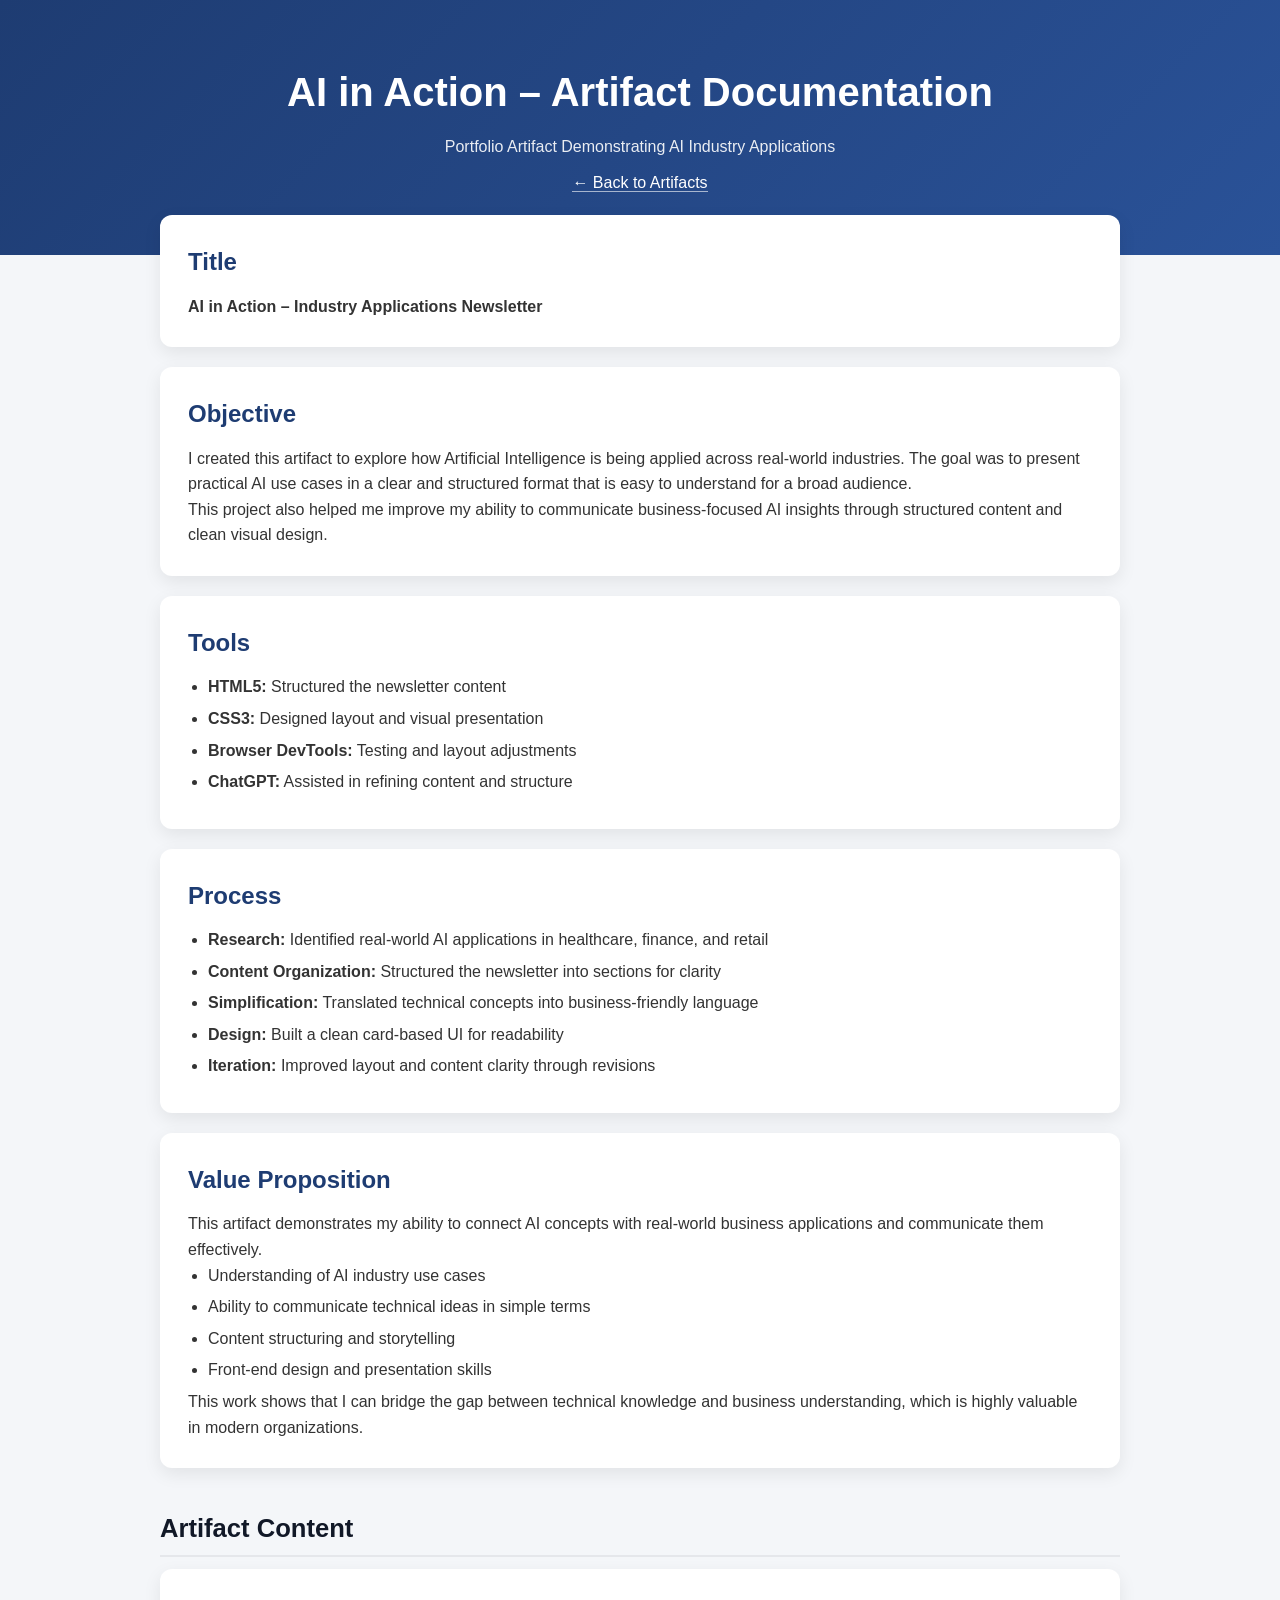
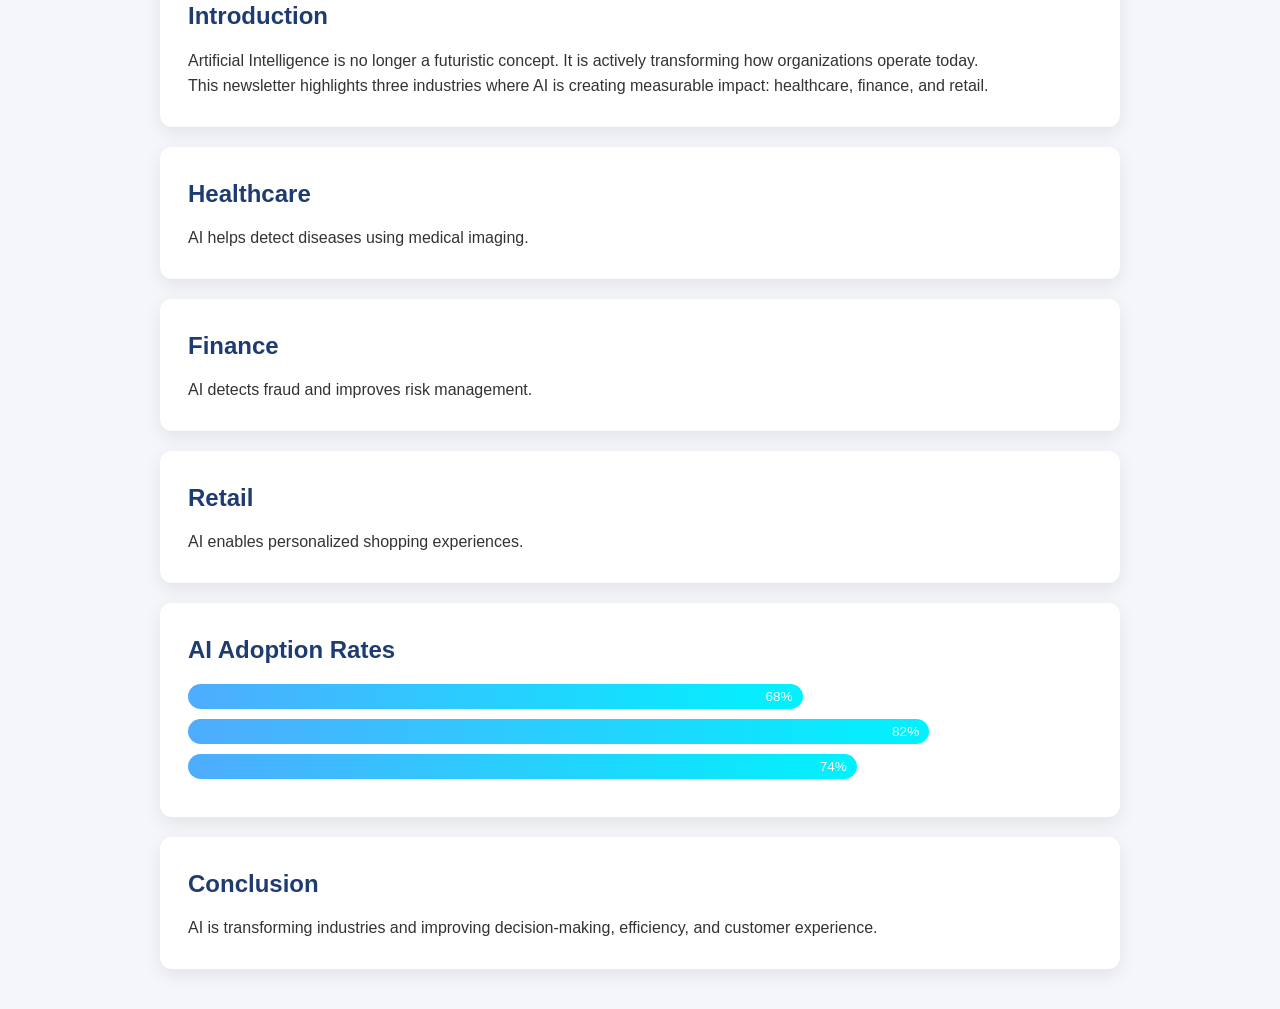
<file: newsletter-ai-in-action.html>
<!DOCTYPE html>
<html lang="en">
<head>
  <meta charset="UTF-8" />
  <meta name="viewport" content="width=device-width, initial-scale=1.0"/>
  <title>AI in Action Artifact | Punith Reddy</title>

  <style>
    *{margin:0;padding:0;box-sizing:border-box;}

    body{
      font-family:"Segoe UI", Tahoma, Geneva, Verdana, sans-serif;
      background:#f4f6f9;
      color:#333;
      line-height:1.6;
    }

    .site-header{
      background:linear-gradient(135deg,#1e3c72,#2a5298);
      color:white;
      padding:60px 20px;
      text-align:center;
    }

    .header-content{max-width:900px;margin:auto;}

    .site-header h1{font-size:2.5rem;margin-bottom:10px;}
    .site-header p{opacity:.9;margin-bottom:10px;}

    .back-link{
      color:#fff;
      text-decoration:none;
      border-bottom:1px solid rgba(255,255,255,0.6);
    }

    .newsletter{
      max-width:1000px;
      margin:-40px auto 40px;
      padding:0 20px;
    }

    .card{
      background:#fff;
      padding:28px;
      margin-bottom:20px;
      border-radius:12px;
      box-shadow:0 6px 18px rgba(0,0,0,0.08);
    }

    h2{color:#1e3c72;margin-bottom:12px;}
    h3{color:#2a5298;margin-top:10px;margin-bottom:6px;}

    ul{padding-left:20px;}
    li{margin-bottom:6px;}

    .section-title{
      margin-top:40px;
      font-size:1.6rem;
      color:#111827;
      border-bottom:2px solid #e5e7eb;
      padding-bottom:6px;
    }

    .chart{margin-top:15px;}
    .bar-row{margin-bottom:10px;}
    .bar{
      height:25px;
      background:linear-gradient(90deg,#4facfe,#00f2fe);
      border-radius:20px;
      width:var(--value);
      color:#fff;
      display:flex;
      align-items:center;
      justify-content:flex-end;
      padding-right:10px;
      font-size:0.85rem;
    }

    @media(max-width:768px){
      .site-header h1{font-size:2rem;}
    }
  </style>
</head>

<body>

<header class="site-header">
  <div class="header-content">
    <h1>AI in Action – Artifact Documentation</h1>
    <p>Portfolio Artifact Demonstrating AI Industry Applications</p>
    <a class="back-link" href="index.html#artifacts">← Back to Artifacts</a>
  </div>
</header>

<main class="newsletter">

  <!-- REQUIRED METADATA -->

  <div class="card">
    <h2>Title</h2>
    <p><strong>AI in Action – Industry Applications Newsletter</strong></p>
  </div>

  <div class="card">
    <h2>Objective</h2>
    <p>
      I created this artifact to explore how Artificial Intelligence is being applied across real-world industries. The goal was to present practical AI use cases in a clear and structured format that is easy to understand for a broad audience.
    </p>
    <p>
      This project also helped me improve my ability to communicate business-focused AI insights through structured content and clean visual design.
    </p>
  </div>

  <div class="card">
    <h2>Tools</h2>
    <ul>
      <li><strong>HTML5:</strong> Structured the newsletter content</li>
      <li><strong>CSS3:</strong> Designed layout and visual presentation</li>
      <li><strong>Browser DevTools:</strong> Testing and layout adjustments</li>
      <li><strong>ChatGPT:</strong> Assisted in refining content and structure</li>
    </ul>
  </div>

  <div class="card">
    <h2>Process</h2>
    <ul>
      <li><strong>Research:</strong> Identified real-world AI applications in healthcare, finance, and retail</li>
      <li><strong>Content Organization:</strong> Structured the newsletter into sections for clarity</li>
      <li><strong>Simplification:</strong> Translated technical concepts into business-friendly language</li>
      <li><strong>Design:</strong> Built a clean card-based UI for readability</li>
      <li><strong>Iteration:</strong> Improved layout and content clarity through revisions</li>
    </ul>
  </div>

  <div class="card">
    <h2>Value Proposition</h2>
    <p>
      This artifact demonstrates my ability to connect AI concepts with real-world business applications and communicate them effectively.
    </p>

    <ul>
      <li>Understanding of AI industry use cases</li>
      <li>Ability to communicate technical ideas in simple terms</li>
      <li>Content structuring and storytelling</li>
      <li>Front-end design and presentation skills</li>
    </ul>

    <p>
      This work shows that I can bridge the gap between technical knowledge and business understanding, which is highly valuable in modern organizations.
    </p>
  </div>

  <!-- ACTUAL ARTIFACT CONTENT -->

  <h2 class="section-title">Artifact Content</h2>

  <section class="card">
    <h2>Introduction</h2>
    <p>
      Artificial Intelligence is no longer a futuristic concept. It is actively transforming how organizations operate today.
    </p>
    <p>
      This newsletter highlights three industries where AI is creating measurable impact: healthcare, finance, and retail.
    </p>
  </section>

  <section class="card">
    <h2>Healthcare</h2>
    <p>AI helps detect diseases using medical imaging.</p>
  </section>

  <section class="card">
    <h2>Finance</h2>
    <p>AI detects fraud and improves risk management.</p>
  </section>

  <section class="card">
    <h2>Retail</h2>
    <p>AI enables personalized shopping experiences.</p>
  </section>

  <section class="card">
    <h2>AI Adoption Rates</h2>
    <div class="chart">
      <div class="bar-row"><div class="bar" style="--value:68%">68%</div></div>
      <div class="bar-row"><div class="bar" style="--value:82%">82%</div></div>
      <div class="bar-row"><div class="bar" style="--value:74%">74%</div></div>
    </div>
  </section>

  <section class="card">
    <h2>Conclusion</h2>
    <p>
      AI is transforming industries and improving decision-making, efficiency, and customer experience.
    </p>
  </section>

</main>

</body>
</html>
</file>
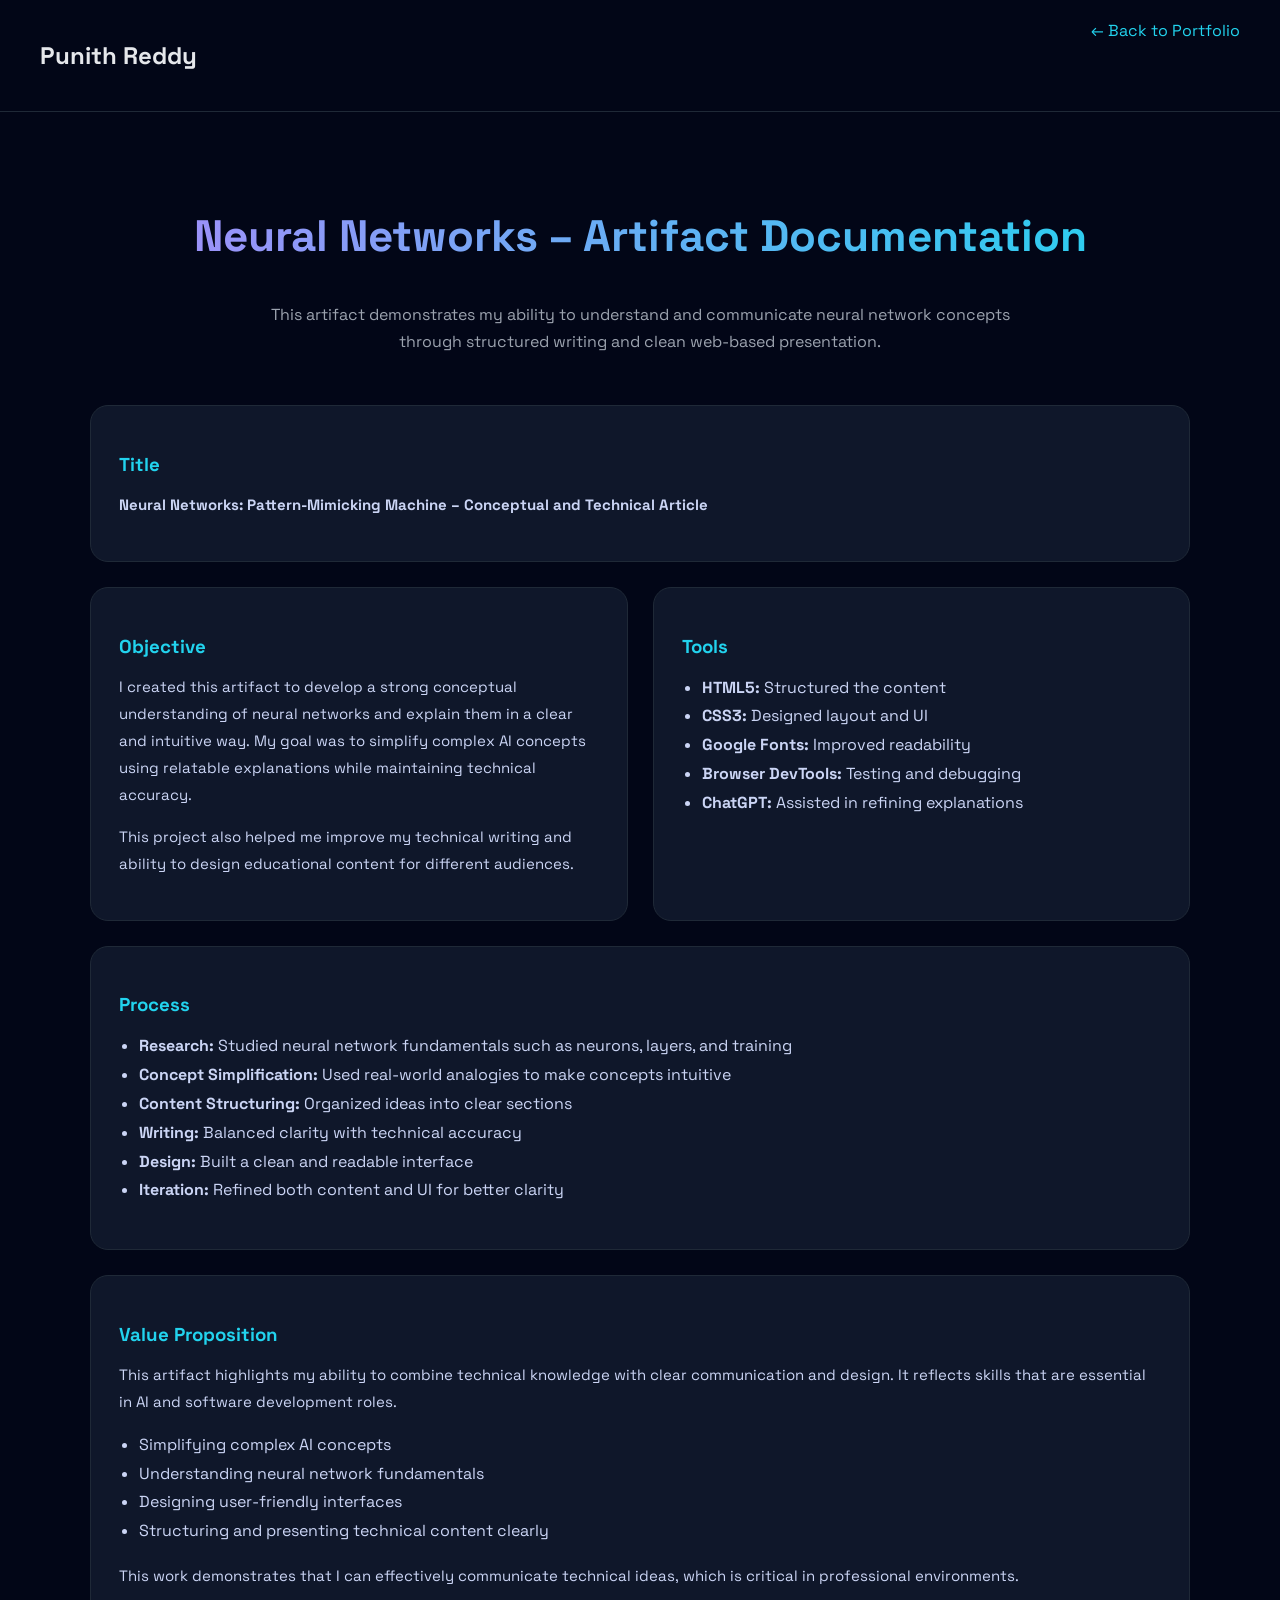
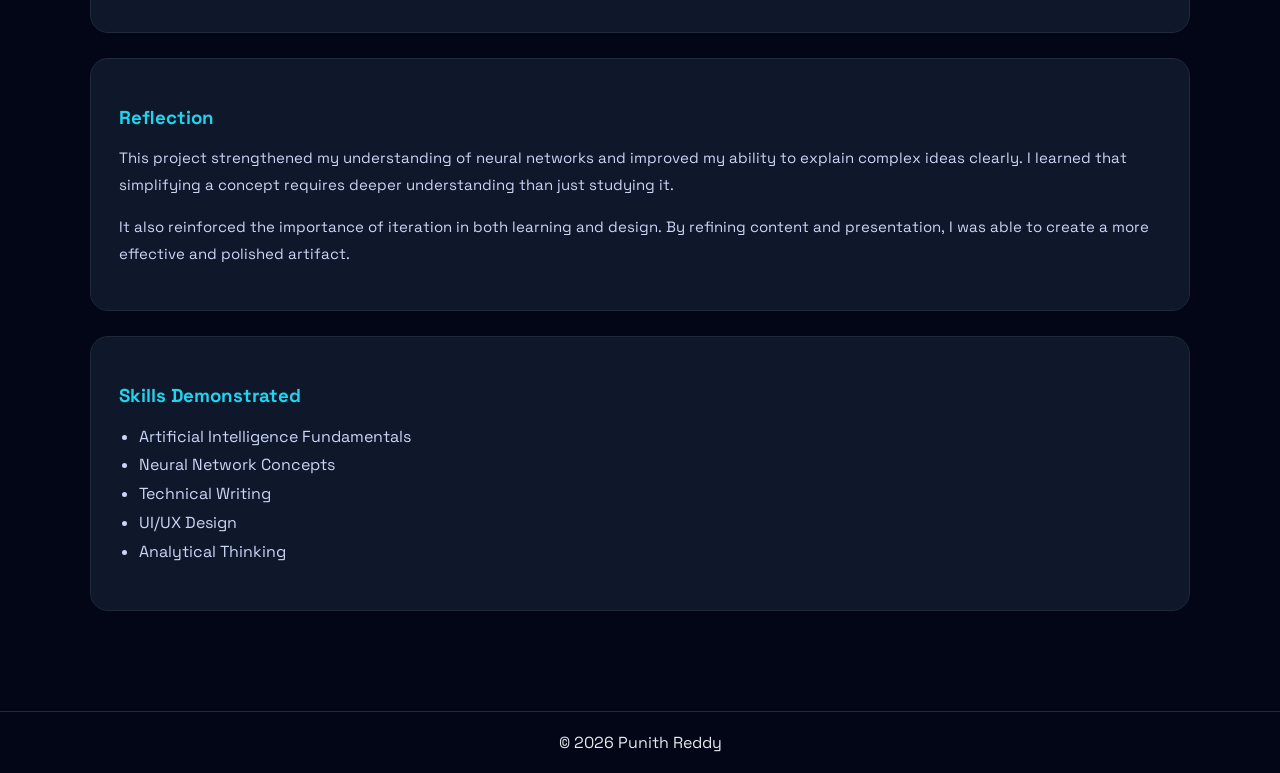
<file: training-methods-coach.html>
<!DOCTYPE html>
<html lang="en">
<head>
<meta charset="UTF-8">
<meta name="viewport" content="width=device-width, initial-scale=1.0">
<title>Neural Networks Artifact | Punith Reddy</title>

<link href="https://fonts.googleapis.com/css2?family=Space+Grotesk:wght@400;600&display=swap" rel="stylesheet">

<style>
body{margin:0;font-family:"Space Grotesk",sans-serif;background:#020617;color:#e5e7eb;}

header{display:flex;justify-content:space-between;padding:20px 40px;border-bottom:1px solid #1f2937;}
header a{color:#22d3ee;text-decoration:none;}

.section{padding:60px 40px;max-width:1100px;margin:auto;}

.page-title{text-align:center;margin-bottom:50px;}
.page-title h1{font-size:44px;background:linear-gradient(90deg,#a78bfa,#22d3ee);-webkit-background-clip:text;-webkit-text-fill-color:transparent;}
.page-title p{color:#9ca3af;max-width:750px;margin:auto;line-height:1.7;}

.grid{display:grid;grid-template-columns:1fr 1fr;gap:25px;}

.card{background:#0f172a;padding:28px;border-radius:18px;border:1px solid #1f2937;transition:.3s;}
.card:hover{transform:translateY(-6px);}

.card h3{color:#22d3ee;margin-bottom:12px;}
.card p{color:#cbd5f5;line-height:1.8;font-size:15px;}

.full{grid-column:1/-1;}

ul{padding-left:20px;line-height:1.8;color:#cbd5f5;}

.article{margin-top:60px;}
.article h2{color:#a78bfa;margin-bottom:10px;}
.article p{color:#d1d5db;line-height:1.8;}

footer{text-align:center;padding:20px;border-top:1px solid #1f2937;margin-top:40px;}

@media(max-width:900px){
.grid{grid-template-columns:1fr;}
}
</style>
</head>

<body>

<header>
<h2>Punith Reddy</h2>
<a href="index.html">← Back to Portfolio</a>
</header>

<section class="section">

<div class="page-title">
<h1>Neural Networks – Artifact Documentation</h1>
<p>
This artifact demonstrates my ability to understand and communicate neural network concepts through structured writing and clean web-based presentation.
</p>
</div>

<div class="grid">

<!-- Title -->
<div class="card full">
<h3>Title</h3>
<p><strong>Neural Networks: Pattern-Mimicking Machine – Conceptual and Technical Article</strong></p>
</div>

<!-- Objective -->
<div class="card">
<h3>Objective</h3>
<p>
I created this artifact to develop a strong conceptual understanding of neural networks and explain them in a clear and intuitive way. My goal was to simplify complex AI concepts using relatable explanations while maintaining technical accuracy.
</p>
<p>
This project also helped me improve my technical writing and ability to design educational content for different audiences.
</p>
</div>

<!-- Tools -->
<div class="card">
<h3>Tools</h3>
<ul>
<li><strong>HTML5:</strong> Structured the content</li>
<li><strong>CSS3:</strong> Designed layout and UI</li>
<li><strong>Google Fonts:</strong> Improved readability</li>
<li><strong>Browser DevTools:</strong> Testing and debugging</li>
<li><strong>ChatGPT:</strong> Assisted in refining explanations</li>
</ul>
</div>

<!-- Process -->
<div class="card full">
<h3>Process</h3>
<ul>
<li><strong>Research:</strong> Studied neural network fundamentals such as neurons, layers, and training</li>
<li><strong>Concept Simplification:</strong> Used real-world analogies to make concepts intuitive</li>
<li><strong>Content Structuring:</strong> Organized ideas into clear sections</li>
<li><strong>Writing:</strong> Balanced clarity with technical accuracy</li>
<li><strong>Design:</strong> Built a clean and readable interface</li>
<li><strong>Iteration:</strong> Refined both content and UI for better clarity</li>
</ul>
</div>

<!-- Value Proposition -->
<div class="card full">
<h3>Value Proposition</h3>
<p>
This artifact highlights my ability to combine technical knowledge with clear communication and design. It reflects skills that are essential in AI and software development roles.
</p>

<ul>
<li>Simplifying complex AI concepts</li>
<li>Understanding neural network fundamentals</li>
<li>Designing user-friendly interfaces</li>
<li>Structuring and presenting technical content clearly</li>
</ul>

<p>
This work demonstrates that I can effectively communicate technical ideas, which is critical in professional environments.
</p>
</div>

<!-- Reflection -->
<div class="card full">
<h3>Reflection</h3>
<p>
This project strengthened my understanding of neural networks and improved my ability to explain complex ideas clearly. I learned that simplifying a concept requires deeper understanding than just studying it.
</p>

<p>
It also reinforced the importance of iteration in both learning and design. By refining content and presentation, I was able to create a more effective and polished artifact.
</p>
</div>

<!-- Skills -->
<div class="card full">
<h3>Skills Demonstrated</h3>
<ul>
<li>Artificial Intelligence Fundamentals</li>
<li>Neural Network Concepts</li>
<li>Technical Writing</li>
<li>UI/UX Design</li>
<li>Analytical Thinking</li>
</ul>
</div>

</div>


</section>

<footer>© 2026 Punith Reddy</footer>

</body>
</html>
</file>
<file: styles.css>
@import url('https://fonts.googleapis.com/css2?family=Inter:wght@300;400;500;600&family=Space+Grotesk:wght@400;600&display=swap');

/* RESET */

*{
margin:0;
padding:0;
box-sizing:border-box;
font-family:"Inter",sans-serif;
scroll-behavior:smooth;
}

body{
background:linear-gradient(180deg,#070b14,#0b0f19);
color:#e5e7eb;
}

/* HEADER */

header{
position:fixed;
top:0;
width:100%;
background:#111827;
padding:18px 8%;
display:flex;
justify-content:space-between;
align-items:center;
z-index:1000;
box-shadow:0 5px 15px rgba(0,0,0,0.3);
}

header h2{
font-family:"Space Grotesk";
color:#7c3aed;
}

nav a{
margin-left:20px;
text-decoration:none;
color:white;
font-weight:500;
}

nav a:hover{
color:#7c3aed;
}

/* HERO */

.hero{
text-align:center;
padding-top:160px;
padding-bottom:80px;
}

.hero h1{
font-size:48px;
margin-bottom:15px;
}

.hero p{
color:#9ca3af;
max-width:700px;
margin:auto;
}

/* SKILLS */

.skills{
display:flex;
justify-content:center;
gap:10px;
margin-top:25px;
flex-wrap:wrap;
}

.chip{
background:#7c3aed;
padding:8px 16px;
border-radius:20px;
font-size:14px;
}

/* SECTIONS */

.section{
padding:100px 8%;
}

.section h2{
font-family:"Space Grotesk";
font-size:32px;
color:#a78bfa;
margin-bottom:30px;
}

/* PROJECT GRID */

.projects{
display:grid;
grid-template-columns:repeat(2,1fr);
gap:25px;
}

@media(max-width:900px){
.projects{
grid-template-columns:1fr;
}
}

/* CARD */

.card{
background:linear-gradient(145deg,#111827,#1f2937);
padding:28px;
border-radius:16px;
transition:all .35s ease;
box-shadow:0 10px 25px rgba(0,0,0,0.4);
border:1px solid rgba(255,255,255,0.05);
}

.card:hover{
transform:translateY(-12px);
box-shadow:0 30px 60px rgba(0,0,0,0.7);
}

.card h3{
color:#a78bfa;
margin-bottom:10px;
}

.card p{
color:#9ca3af;
line-height:1.6;
}

/* TAGS */

.tags{
margin-top:15px;
font-size:13px;
color:#22d3ee;
}

/* BUTTON */

.button{
display:inline-block;
margin-top:18px;
padding:11px 22px;
background:linear-gradient(135deg,#7c3aed,#06b6d4);
color:white;
text-decoration:none;
border-radius:8px;
font-weight:600;
}

.button:hover{
box-shadow:0 10px 20px rgba(124,58,237,0.5);
}

/* FOOTER */

footer{
text-align:center;
padding:25px;
background:#111827;
margin-top:50px;
color:#9ca3af;
}


.section h1 {
  font-size: 2rem;
  margin-bottom: 20px;
}

.section h2 {
  margin-top: 30px;
  color: #2c3e50;
}

.section ul {
  margin-left: 20px;
}

.tags {
  font-size: 0.9rem;
  color: #777;
}
</file>
